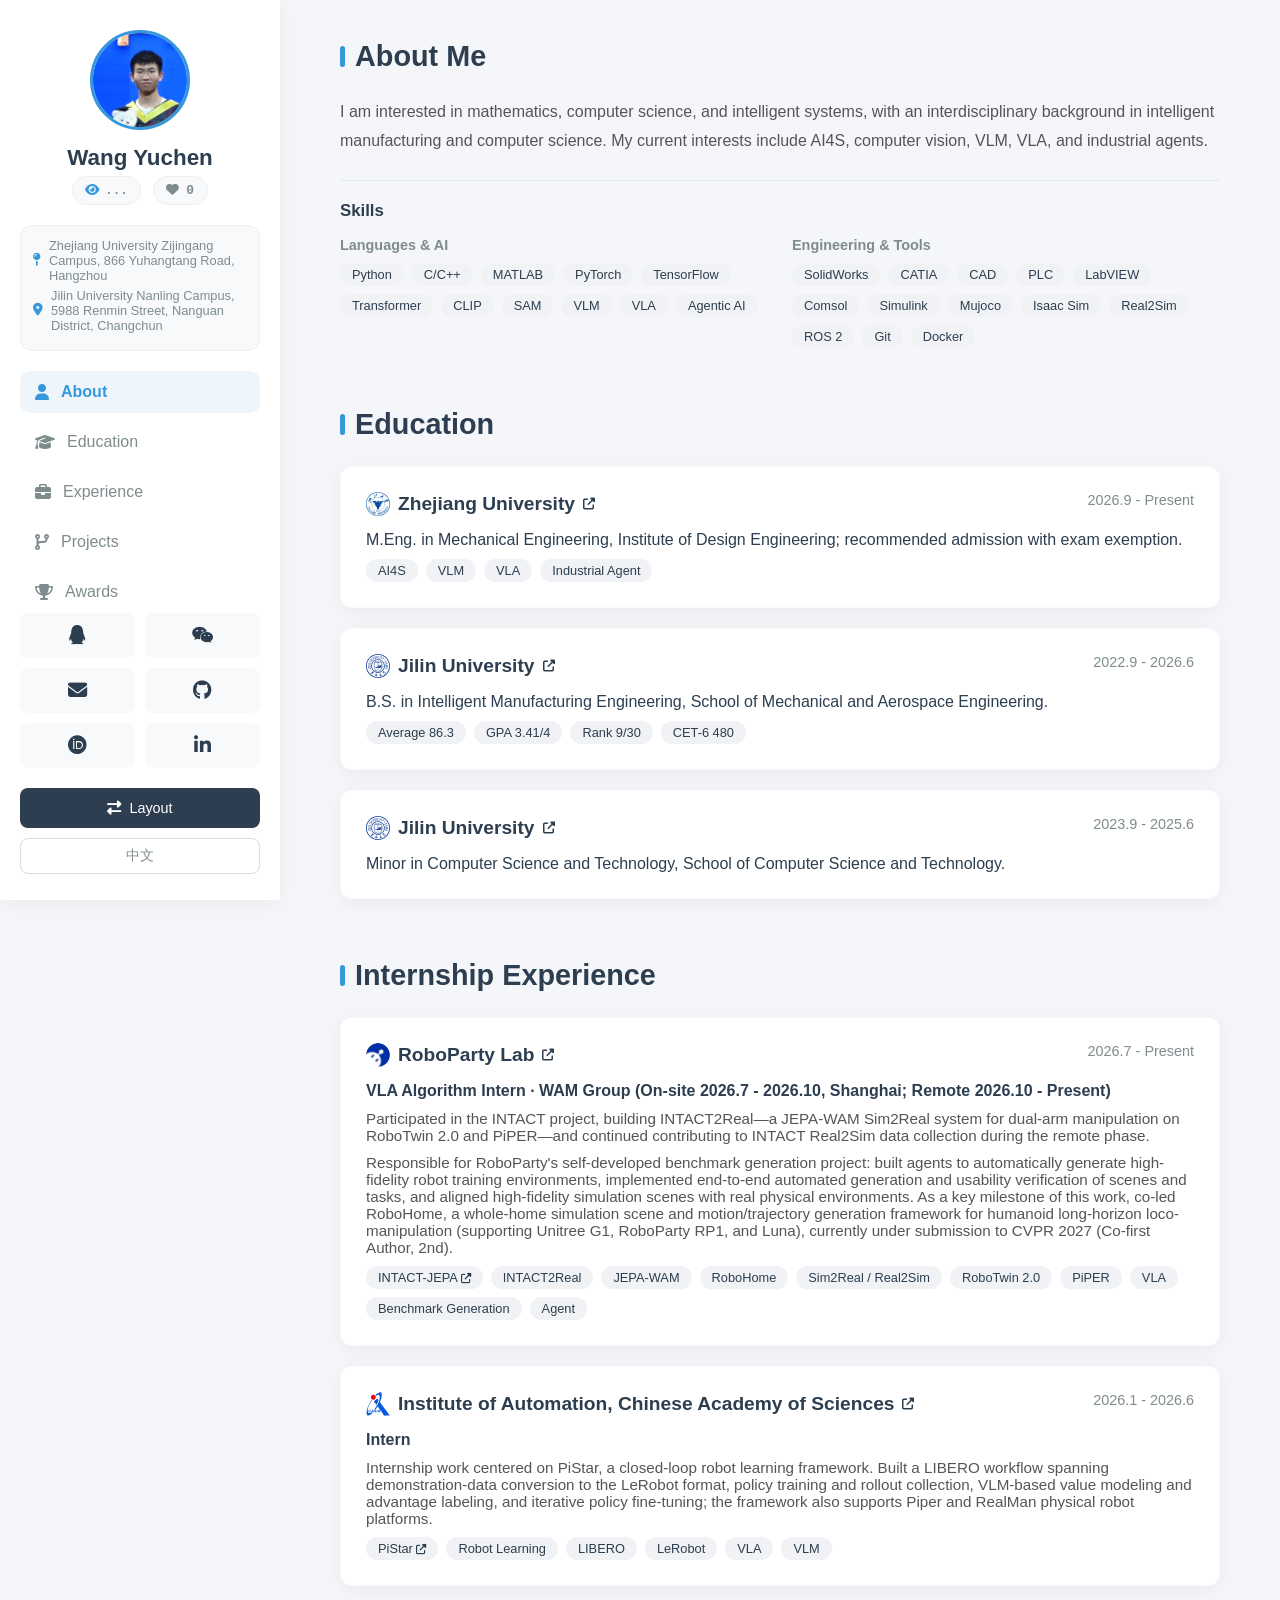
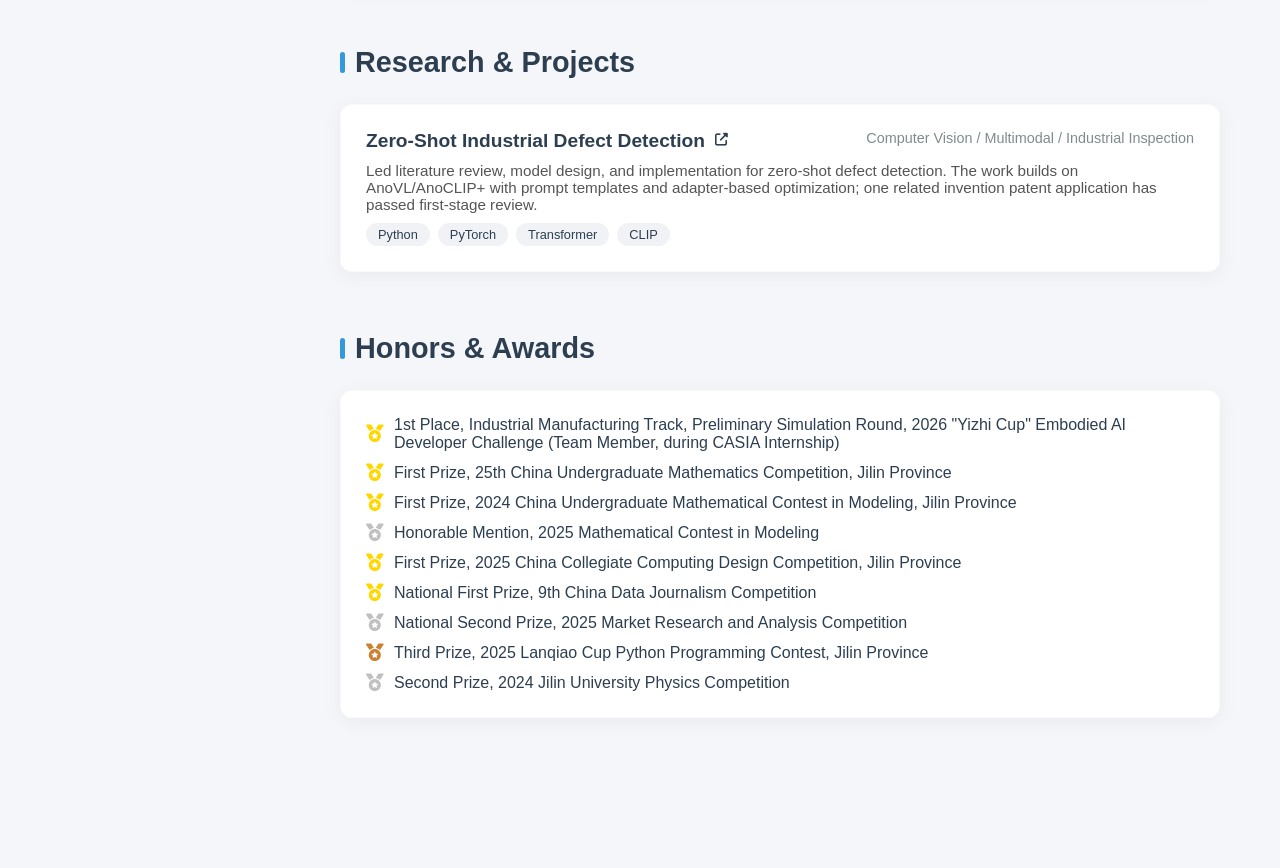
<file: index.html>
<!DOCTYPE html>
<html lang="en">
<head>
    <meta charset="UTF-8">
    <meta name="viewport" content="width=device-width, initial-scale=1.0, maximum-scale=1.0, user-scalable=no">
    <title>Wang Yuchen | Portfolio</title>
    <link rel="stylesheet" href="https://cdnjs.cloudflare.com/ajax/libs/font-awesome/6.4.0/css/all.min.css">
    <script async src="//busuanzi.ibruce.info/busuanzi/2.3/busuanzi.pure.mini.js"></script>
    
    <style>
        :root {
            --bg-color: #f4f6f9;
            --sidebar-bg: #ffffff;
            --text-main: #2c3e50;
            --text-sub: #7f8c8d;
            --accent-color: #3498db;
            --accent-light: #eef6fc;
            --like-color: #e74c3c;
            --shadow: 0 4px 20px rgba(0,0,0,0.05);
            --radius: 12px;
            --sidebar-width: 280px;
            --transition: all 0.4s cubic-bezier(0.25, 0.8, 0.25, 1);
        }

        * { box-sizing: border-box; margin: 0; padding: 0; }
        html { scroll-behavior: smooth; -webkit-tap-highlight-color: transparent; }
        body { 
            font-family: 'Inter', -apple-system, BlinkMacSystemFont, "Segoe UI", Roboto, sans-serif; 
            background: var(--bg-color); color: var(--text-main); 
            overflow-x: hidden; 
            overscroll-behavior-y: contain; /* 防止原生下拉冲突，使用自定义逻辑 */
        }
        a { text-decoration: none; color: inherit; }

        /* ================= 下拉刷新提示器 ================= */
        .ptr-element {
            position: fixed; top: 0; left: 0; width: 100%; height: 0;
            display: flex; align-items: center; justify-content: center;
            background: rgba(255,255,255,0.9); z-index: 9999;
            overflow: hidden; transition: height 0.3s;
            font-size: 0.9rem; color: var(--text-sub); box-shadow: 0 2px 10px rgba(0,0,0,0.05);
        }
        .ptr-icon { margin-right: 8px; transition: transform 0.3s; }
        .ptr-element.loading { height: 60px; }
        .ptr-element.loading .ptr-icon { animation: spin 1s linear infinite; }
        @keyframes spin { 100% { transform: rotate(360deg); } }

        /* ================= 布局容器 ================= */
        .container { display: flex; min-height: 100vh; transition: var(--transition); }
        
        /* ================= 侧边栏 ================= */
        .sidebar {
            width: var(--sidebar-width); background: var(--sidebar-bg); height: 100vh;
            position: fixed; left: 0; top: 0; padding: 30px 20px;
            display: flex; flex-direction: column; justify-content: space-between;
            box-shadow: var(--shadow); z-index: 2000; transition: var(--transition);
            transform: translateX(0); /* PC默认显示 */
            overflow-y: auto; overscroll-behavior-y: contain;
            -webkit-overflow-scrolling: touch;
        }

        /* 手机端遮罩层 */
        .sidebar-overlay {
            display: none; position: fixed; top: 0; left: 0; width: 100%; height: 100%;
            background: rgba(0,0,0,0.4); backdrop-filter: blur(4px);
            z-index: 1500; opacity: 0; transition: opacity 0.3s;
        }
        .sidebar.active ~ .sidebar-overlay { display: block; opacity: 1; }

        .sb-top { text-align: center; flex-shrink: 0; }
        .avatar { width: 100px; height: 100px; border-radius: 50%; background: #eee; margin: 0 auto 15px; overflow: hidden; border: 3px solid var(--accent-color); }
        .avatar img { width: 100%; height: 100%; object-fit: cover; transform: scale(4.5); transform-origin: 50% 52%; }
        .name { font-size: 1.4rem; font-weight: 700; margin-bottom: 5px; }
        
        /* 统计区域 */
        .stats-container { display: flex; justify-content: center; gap: 12px; margin-bottom: 20px; }
        .stat-box, .like-btn {
            display: flex; align-items: center; gap: 6px; font-size: 0.8rem; color: var(--text-sub);
            background: #f8f9fa; padding: 6px 12px; border-radius: 20px; border: 1px solid #eee;
            transition: all 0.3s;
        }
        .like-btn { cursor: pointer; outline: none; }
        .like-btn:hover { background: #fff; box-shadow: 0 2px 8px rgba(0,0,0,0.1); transform: translateY(-1px); }
        .like-btn:disabled { cursor: wait; opacity: 0.65; transform: none; }
        .like-btn.liked { background: #fff0f0; border-color: #ffdcdc; color: var(--like-color); }
        .like-btn.liked i { animation: heartBeat 0.4s ease-in-out forwards; }
        .stat-num { font-weight: 700; font-family: 'Courier New', monospace; min-width: 10px; }
        @keyframes heartBeat { 0% { transform: scale(1); } 50% { transform: scale(1.3); } 100% { transform: scale(1); } }

        .address-box { font-size: 0.8rem; color: var(--text-sub); margin-bottom: 20px; text-align: left; padding: 12px; background: #f8f9fa; border-radius: var(--radius); border: 1px solid #eee; }
        .address-item { display: flex; align-items: center; gap: 8px; margin-bottom: 5px; }
        .address-link { color: inherit; transition: color 0.2s; }
        .address-link:hover { color: var(--accent-color); text-decoration: underline; }

        .nav-links { display: flex; flex-direction: column; gap: 8px; width: 100%; }
        .nav-item { 
            padding: 12px 15px; border-radius: 10px; cursor: pointer; transition: all 0.2s; 
            font-weight: 500; display: flex; align-items: center; gap: 12px; color: var(--text-sub);
        }
        .nav-item:hover { background: #f8f9fa; color: var(--text-main); transform: translateX(5px); }
        .nav-item.active { background: var(--accent-light); color: var(--accent-color); font-weight: 600; }

        .sb-bottom { margin-top: auto; flex-shrink: 0; }
        .contact-grid { display: grid; grid-template-columns: 1fr 1fr; gap: 10px; margin-bottom: 20px; }
        .contact-btn { 
            height: 45px; display: flex; justify-content: center; align-items: center; 
            background: #f8f9fa; border-radius: 8px; transition: 0.3s; color: var(--text-main); font-size: 1.2rem;
        }
        .contact-btn:hover { background: var(--accent-color); color: #fff; transform: translateY(-2px); box-shadow: 0 4px 10px rgba(52, 152, 219, 0.3); }

        .toggle-btn-rect {
            width: 100%; padding: 12px; background: var(--text-main); color: #fff;
            border: none; border-radius: 8px; cursor: pointer; margin-bottom: 10px;
            font-size: 0.9rem; display: flex; justify-content: center; align-items: center; gap: 8px;
            transition: 0.3s;
        }
        .lang-btn {
            width: 100%; padding: 8px; border: 1px solid #ddd; background: transparent;
            border-radius: 8px; cursor: pointer; font-size: 0.85rem; color: var(--text-sub);
            transition: 0.3s;
        }
        .lang-btn:hover { border-color: var(--accent-color); color: var(--accent-color); }

        /* ================= 主内容 ================= */
        .main-content {
            margin-left: var(--sidebar-width); flex: 1; padding: 40px 60px;
            transition: var(--transition); max-width: 1200px;
        }

        .section { margin-bottom: 60px; scroll-margin-top: 100px; animation: fadeIn 0.6s ease-out; }
        .section-title { font-size: 1.8rem; font-weight: 700; margin-bottom: 25px; position: relative; padding-left: 15px; }
        .section-title::before { content: ''; position: absolute; left: 0; top: 6px; bottom: 6px; width: 5px; background: var(--accent-color); border-radius: 5px; }

        .card { background: #fff; padding: 25px; border-radius: var(--radius); box-shadow: var(--shadow); margin-bottom: 20px; border: 1px solid rgba(0,0,0,0.02); transition: transform 0.3s; }
        .card:hover { transform: translateY(-3px); box-shadow: 0 8px 30px rgba(0,0,0,0.08); }
        .card-header { display: flex; justify-content: space-between; align-items: flex-start; gap: 12px; margin-bottom: 10px; }
        .card-title { font-size: 1.2rem; font-weight: 600; min-width: 0; }
        .school-title { display: inline-flex; align-items: center; gap: 8px; min-width: 0; }
        .school-logo { width: 24px; height: 24px; object-fit: contain; flex: 0 0 auto; }
        .card-meta { font-size: 0.9rem; color: var(--text-sub); text-align: right; flex: 0 0 auto; }
        .tags { display: flex; flex-wrap: wrap; gap: 8px; margin-top: 10px; }
        .tag { padding: 4px 12px; background: #f0f2f5; color: var(--text-main); border-radius: 20px; font-size: 0.8rem; font-weight: 500; }

        .about-details { min-width: 0; }
        .about-summary { line-height: 1.8; color: #555; margin-bottom: 24px; }
        .about-skills { padding-top: 20px; border-top: 1px solid #e4e8ed; }
        .about-subtitle { font-size: 1.05rem; margin-bottom: 16px; }
        .about-skill-groups { display: grid; grid-template-columns: repeat(2, minmax(0, 1fr)); gap: 24px; }
        .about-skill-group h4 { font-size: 0.9rem; color: var(--text-sub); margin-bottom: 10px; }

        /* Top Nav Elements */
        .top-nav-bar { display: none; }
        .main-header-info { display: none; }
        .footer-contacts { display: none; }

        /* ================= Top Nav Mode ================= */
        body.layout-top-nav .sidebar { transform: translateX(-100%); }
        body.layout-top-nav .main-content { margin-left: 0; padding-top: 90px; max-width: 1000px; margin: 0 auto; }
        body.layout-top-nav .top-nav-bar {
            display: flex; justify-content: space-between; align-items: center;
            position: fixed; top: 0; left: 0; right: 0;
            height: 70px; background: rgba(255,255,255,0.90); backdrop-filter: blur(12px);
            box-shadow: var(--shadow); padding: 0 40px; z-index: 1000;
            animation: slideDown 0.4s ease;
        }
        body.layout-top-nav .top-menu { display: flex; gap: 25px; }
        body.layout-top-nav .top-actions { display: flex; gap: 15px; align-items: center; }
        body.layout-top-nav .main-header-info {
            display: flex; flex-wrap: wrap; gap: 20px; margin-bottom: 40px;
            background: #fff; padding: 25px; border-radius: var(--radius); box-shadow: var(--shadow);
            align-items: center; justify-content: space-between;
            animation: fadeIn 0.6s;
        }
        body.layout-top-nav .footer-contacts {
            display: grid; grid-template-columns: repeat(auto-fit, minmax(120px, 1fr)); gap: 20px; margin-top: 60px; padding-top: 30px; border-top: 1px solid #eee;
        }

        .mobile-toggle { display: none; position: fixed; top: 20px; right: 20px; z-index: 2100; background: var(--accent-color); color: #fff; border: none; padding: 10px; border-radius: 8px; cursor: pointer; }

        /* ================= Mobile Media Query ================= */
        @media (max-width: 768px) {
            .sidebar { transform: translateX(-100%); height: 100dvh; }
            .sidebar.active,
            body.layout-top-nav .sidebar.active { transform: translateX(0); }
            .main-content { margin-left: 0; padding: 20px; }
            .mobile-toggle { display: block; }
            .card-header { flex-wrap: wrap; }
            .card-meta { text-align: left; max-width: 100%; overflow-wrap: anywhere; }
            .about-skill-groups { grid-template-columns: 1fr; gap: 20px; }
            body.layout-top-nav .top-nav-bar { display: none; } 
        }

        @media (min-width: 769px) and (max-width: 1100px) {
            body.layout-top-nav .top-nav-bar { padding: 0 20px; }
            body.layout-top-nav .top-menu { gap: 8px; }
            body.layout-top-nav .top-menu .nav-item { padding: 10px 8px; font-size: 0.9rem; }
            body.layout-top-nav .top-actions { gap: 8px; }
        }

        @keyframes fadeIn { from { opacity: 0; transform: translateY(20px); } to { opacity: 1; transform: translateY(0); } }
        @keyframes slideDown { from { transform: translateY(-100%); } to { transform: translateY(0); } }

    </style>
</head>
<body>

    <div id="ptr" class="ptr-element">
        <i class="fas fa-sync-alt ptr-icon"></i> 
        <span id="ptr-text">Pull down to refresh</span>
    </div>

    <button class="mobile-toggle" onclick="toggleMobileMenu()"><i class="fas fa-bars"></i></button>

    <nav class="top-nav-bar">
        <div class="name" style="font-size: 1.2rem;">Wang Yuchen</div>
        <div class="top-menu">
            <a href="#about" class="nav-item" data-i18n="nav_about">About</a>
            <a href="#education" class="nav-item" data-i18n="nav_edu">Education</a>
            <a href="#experience" class="nav-item" data-i18n="nav_exp">Experience</a>
            <a href="#projects" class="nav-item" data-i18n="nav_proj">Projects</a>
            <a href="#awards" class="nav-item" data-i18n="nav_award">Awards</a>
        </div>
        <div class="top-actions">
            <button class="toggle-btn-rect" style="width: auto; margin:0;" onclick="toggleLayout()">
                <i class="fas fa-columns"></i>
            </button>
            <button class="lang-btn" style="width: auto; padding: 8px 15px;" onclick="toggleLang()">中文</button>
        </div>
    </nav>

    <div class="container">
        <aside class="sidebar">
            <div class="sb-top">
                <div class="avatar">
                    <img src="assets/YC_W.jpg" alt="Portrait of Wang Yuchen">
                </div>
                <div class="name" data-i18n="name">Wang Yuchen</div>
                
                <div class="stats-container">
                    <div class="stat-box">
                        <i class="fas fa-eye" style="color:var(--accent-color)"></i>
                        <span id="busuanzi_value_site_pv" class="stat-num">...</span>
                    </div>
                    <button class="like-btn" id="like-btn-sidebar" onclick="handleLike()">
                        <i class="fas fa-heart"></i>
                        <span id="like_count_sidebar" class="stat-num">0</span>
                    </button>
                    <span id="busuanzi_value_site_uv" style="display:none;"></span>
                </div>

                <div class="address-box">
                    <div class="address-item"><i class="fas fa-map-pin" style="color:var(--accent-color)"></i> <a class="address-link" href="https://www.google.com/maps/search/?api=1&query=Zhejiang%20University%20Zijingang%20Campus%2C%20866%20Yuhangtang%20Road%2C%20Hangzhou%2C%20China" target="_blank" rel="noopener noreferrer" data-i18n="addr2">Zhejiang University Zijingang Campus, 866 Yuhangtang Road, Hangzhou</a></div>
                    <div class="address-item"><i class="fas fa-map-marker-alt" style="color:var(--accent-color)"></i> <a class="address-link" href="https://www.google.com/maps/search/?api=1&query=Jilin%20University%20Nanling%20Campus%2C%205988%20Renmin%20Street%2C%20Nanguan%20District%2C%20Changchun%2C%20Jilin%2C%20China" target="_blank" rel="noopener noreferrer" data-i18n="addr1">Jilin University Nanling Campus, 5988 Renmin Street, Nanguan District, Changchun</a></div>
                </div>

                <nav class="nav-links">
                    <a href="#about" class="nav-item active" onclick="setActive(this); closeMobileMenu();"><i class="fas fa-user"></i> <span data-i18n="nav_about">About</span></a>
                    <a href="#education" class="nav-item" onclick="setActive(this); closeMobileMenu();"><i class="fas fa-graduation-cap"></i> <span data-i18n="nav_edu">Education</span></a>
                    <a href="#experience" class="nav-item" onclick="setActive(this); closeMobileMenu();"><i class="fas fa-briefcase"></i> <span data-i18n="nav_exp">Experience</span></a>
                    <a href="#projects" class="nav-item" onclick="setActive(this); closeMobileMenu();"><i class="fas fa-code-branch"></i> <span data-i18n="nav_proj">Projects</span></a>
                    <a href="#awards" class="nav-item" onclick="setActive(this); closeMobileMenu();"><i class="fas fa-trophy"></i> <span data-i18n="nav_award">Awards</span></a>
                </nav>
            </div>

            <div class="sb-bottom">
                <div class="contact-grid">
                    <a href="tencent://message/?uin=3407844687" class="contact-btn"><i class="fab fa-qq"></i></a>
                    <a href="#" class="contact-btn" onclick="showWeChat(event)"><i class="fab fa-weixin"></i></a>
                    <a href="mailto:16627863893@163.com" class="contact-btn"><i class="fas fa-envelope"></i></a>
                    <a href="https://github.com/Dreamlights001/" target="_blank" rel="noopener noreferrer" class="contact-btn"><i class="fab fa-github"></i></a>
                    <a href="https://orcid.org/0009-0001-4442-6068" target="_blank" rel="noopener noreferrer" class="contact-btn" aria-label="ORCID"><i class="fab fa-orcid"></i></a>
                    <a href="https://www.linkedin.com/in/%E5%AE%87%E7%90%9B-%E7%8E%8B-0a6aa6391/" target="_blank" rel="noopener noreferrer" class="contact-btn" aria-label="LinkedIn"><i class="fab fa-linkedin-in"></i></a>
                </div>
                <button class="toggle-btn-rect" onclick="toggleLayout()">
                    <i class="fas fa-exchange-alt"></i> <span data-i18n="switch_layout">Layout</span>
                </button>
                <button class="lang-btn" onclick="toggleLang()">中文</button>
            </div>
        </aside>
        <div class="sidebar-overlay" onclick="closeMobileMenu()"></div>

        <main class="main-content">
            <div class="main-header-info">
                <div>
                    <h2 data-i18n="name">Wang Yuchen</h2>
                    <div class="stats-container" style="justify-content: flex-start; margin-top:10px; margin-bottom:0;">
                        <div class="stat-box">
                            <i class="fas fa-eye" style="color:var(--accent-color)"></i>
                            <span id="sync_site_pv" class="stat-num">...</span>
                        </div>
                        <button class="like-btn" id="like-btn-top" onclick="handleLike()">
                            <i class="fas fa-heart"></i>
                            <span id="like_count_top" class="stat-num">0</span>
                        </button>
                    </div>
                </div>
                <div style="text-align: right; font-size: 0.9rem; color: #666;">
                    <div><i class="fas fa-map-pin"></i> <a class="address-link" href="https://www.google.com/maps/search/?api=1&query=Zhejiang%20University%20Zijingang%20Campus%2C%20866%20Yuhangtang%20Road%2C%20Hangzhou%2C%20China" target="_blank" rel="noopener noreferrer" data-i18n="addr2">Zhejiang University Zijingang Campus, 866 Yuhangtang Road, Hangzhou</a></div>
                    <div style="margin-top:5px;"><i class="fas fa-map-marker-alt"></i> <a class="address-link" href="https://www.google.com/maps/search/?api=1&query=Jilin%20University%20Nanling%20Campus%2C%205988%20Renmin%20Street%2C%20Nanguan%20District%2C%20Changchun%2C%20Jilin%2C%20China" target="_blank" rel="noopener noreferrer" data-i18n="addr1">Jilin University Nanling Campus, 5988 Renmin Street, Nanguan District, Changchun</a></div>
                </div>
            </div>

            <section id="about" class="section">
                <h2 class="section-title" data-i18n="about_title">About Me</h2>
                <div class="about-details">
                    <p class="about-summary" data-i18n="about_text">
                        I am interested in mathematics, computer science, and intelligent systems, with an interdisciplinary background in intelligent manufacturing and computer science. My current interests include AI4S, computer vision, VLM, VLA, and industrial agents.
                    </p>
                    <div class="about-skills">
                        <h3 class="about-subtitle" data-i18n="skill_title">Skills</h3>
                        <div class="about-skill-groups">
                            <div class="about-skill-group">
                                <h4 data-i18n="skill_group_1">Languages & AI</h4>
                                <div class="tags">
                                    <span class="tag">Python</span>
                                    <span class="tag">C/C++</span>
                                    <span class="tag">MATLAB</span>
                                    <span class="tag">PyTorch</span>
                                    <span class="tag">TensorFlow</span>
                                    <span class="tag">Transformer</span>
                                    <span class="tag">CLIP</span>
                                    <span class="tag">SAM</span>
                                    <span class="tag">VLM</span>
                                    <span class="tag">VLA</span>
                                    <span class="tag">Agentic AI</span>
                                </div>
                            </div>
                            <div class="about-skill-group">
                                <h4 data-i18n="skill_group_2">Engineering & Tools</h4>
                                <div class="tags">
                                    <span class="tag">SolidWorks</span>
                                    <span class="tag">CATIA</span>
                                    <span class="tag">CAD</span>
                                    <span class="tag">PLC</span>
                                    <span class="tag">LabVIEW</span>
                                    <span class="tag">Comsol</span>
                                    <span class="tag">Simulink</span>
                                    <span class="tag">Mujoco</span>
                                    <span class="tag">Isaac Sim</span>
                                    <span class="tag">Real2Sim</span>
                                    <span class="tag">ROS 2</span>
                                    <span class="tag">Git</span>
                                    <span class="tag">Docker</span>
                                </div>
                            </div>
                        </div>
                    </div>
                </div>
            </section>

            <section id="education" class="section">
                <h2 class="section-title" data-i18n="edu_title">Education</h2>
                <div class="card">
                    <div class="card-header">
                        <div class="card-title">
                            <a class="school-title" href="https://www.zju.edu.cn/" target="_blank" rel="noopener noreferrer">
                                <img class="school-logo" src="assets/zju-emblem.svg" alt="Zhejiang University logo" loading="lazy">
                                <span data-i18n="zju_name">Zhejiang University</span>
                                <i class="fas fa-external-link-alt" style="font-size:0.75rem;"></i>
                            </a>
                        </div>
                        <div class="card-meta">2026.9 - <span data-i18n="present">Present</span></div>
                    </div>
                    <p data-i18n="zju_degree">M.Eng. in Mechanical Engineering, Institute of Design Engineering; recommended admission with exam exemption.</p>
                    <div class="tags" style="margin-top:10px;">
                        <span class="tag">AI4S</span>
                        <span class="tag">VLM</span>
                        <span class="tag">VLA</span>
                        <span class="tag">Industrial Agent</span>
                    </div>
                </div>
                <div class="card">
                    <div class="card-header">
                        <div class="card-title">
                            <a class="school-title" href="https://www.jlu.edu.cn/" target="_blank" rel="noopener noreferrer">
                                <img class="school-logo" src="assets/jlu-emblem.svg" alt="Jilin University logo" loading="lazy">
                                <span data-i18n="uni_name">Jilin University</span>
                                <i class="fas fa-external-link-alt" style="font-size:0.75rem;"></i>
                            </a>
                        </div>
                        <div class="card-meta">2022.9 - 2026.6</div>
                    </div>
                    <p data-i18n="major_1">B.S. in Intelligent Manufacturing Engineering, School of Mechanical and Aerospace Engineering.</p>
                    <div class="tags" style="margin-top:10px;">
                        <span class="tag">Average 86.3</span>
                        <span class="tag">GPA 3.41/4</span>
                        <span class="tag">Rank 9/30</span>
                        <span class="tag">CET-6 480</span>
                    </div>
                </div>
                <div class="card">
                    <div class="card-header">
                        <div class="card-title">
                            <a class="school-title" href="https://www.jlu.edu.cn/" target="_blank" rel="noopener noreferrer">
                                <img class="school-logo" src="assets/jlu-emblem.svg" alt="Jilin University logo" loading="lazy">
                                <span data-i18n="uni_name">Jilin University</span>
                                <i class="fas fa-external-link-alt" style="font-size:0.75rem;"></i>
                            </a>
                        </div>
                        <div class="card-meta">2023.9 - 2025.6</div>
                    </div>
                    <p data-i18n="major_2">Minor in Computer Science and Technology, School of Computer Science and Technology.</p>
                </div>
            </section>

            <section id="experience" class="section">
                <h2 class="section-title" data-i18n="exp_title">Internship Experience</h2>
                <div class="card" id="roboparty-experience">
                    <div class="card-header">
                        <div class="card-title">
                            <a class="school-title" href="https://lab.roboparty.com/" target="_blank" rel="noopener noreferrer">
                                <img class="school-logo" src="assets/roboparty-logo.jpg" alt="RoboParty Lab logo" loading="lazy" style="border-radius: 50%;">
                                <span data-i18n="roboparty_name">RoboParty Lab</span>
                                <i class="fas fa-external-link-alt" style="font-size:0.75rem;"></i>
                            </a>
                        </div>
                        <div class="card-meta">2026.7 - <span data-i18n="present">Present</span></div>
                    </div>
                    <p style="font-weight:600; margin-bottom:10px;" data-i18n="roboparty_role">VLA Algorithm Intern · WAM Group (On-site 2026.7 - 2026.10, Shanghai; Remote 2026.10 - Present)</p>
                    <p style="font-size:0.95rem; color:#555; margin-bottom:10px;" data-i18n="roboparty_intact">Participated in the INTACT project, building INTACT2Real—a JEPA-WAM Sim2Real system for dual-arm manipulation on RoboTwin 2.0 and PiPER—and continued contributing to INTACT Real2Sim data collection during the remote phase.</p>
                    <p style="font-size:0.95rem; color:#555;" data-i18n="roboparty_generation">Responsible for RoboParty's self-developed benchmark generation project: built agents to automatically generate high-fidelity robot training environments, implemented end-to-end automated generation and usability verification of scenes and tasks, and aligned high-fidelity simulation scenes with real physical environments. As a key milestone of this work, co-led RoboHome, a whole-home simulation scene and motion/trajectory generation framework for humanoid long-horizon loco-manipulation (supporting Unitree G1, RoboParty RP1, and Luna), currently under submission to CVPR 2027 (Co-first Author, 2nd).</p>
                    <div class="tags">
                        <a class="tag" href="https://github.com/zju3dv/INTACT-JEPA" target="_blank" rel="noopener noreferrer">INTACT-JEPA <i class="fas fa-external-link-alt" style="font-size:0.65rem;"></i></a>
                        <span class="tag">INTACT2Real</span>
                        <span class="tag">JEPA-WAM</span>
                        <span class="tag">RoboHome</span>
                        <span class="tag">Sim2Real / Real2Sim</span>
                        <span class="tag">RoboTwin 2.0</span>
                        <span class="tag">PiPER</span>
                        <span class="tag">VLA</span>
                        <span class="tag">Benchmark Generation</span>
                        <span class="tag">Agent</span>
                    </div>
                </div>
                <div class="card">
                    <div class="card-header">
                        <div class="card-title">
                            <a class="school-title" href="https://ia.cas.cn/" target="_blank" rel="noopener noreferrer">
                                <img class="school-logo" src="assets/casia-emblem.svg" alt="CASIA logo" loading="lazy">
                                <span data-i18n="casia_name">Institute of Automation, Chinese Academy of Sciences</span>
                                <i class="fas fa-external-link-alt" style="font-size:0.75rem;"></i>
                            </a>
                        </div>
                        <div class="card-meta">2026.1 - 2026.6</div>
                    </div>
                    <p style="font-weight:600; margin-bottom:10px;" data-i18n="casia_role">Intern</p>
                    <p style="font-size:0.95rem; color:#555;" data-i18n="casia_desc">Internship work centered on PiStar, a closed-loop robot learning framework. Built a LIBERO workflow spanning demonstration-data conversion to the LeRobot format, policy training and rollout collection, VLM-based value modeling and advantage labeling, and iterative policy fine-tuning; the framework also supports Piper and RealMan physical robot platforms.</p>
                    <div class="tags">
                        <a class="tag" href="https://github.com/ybpy/pistar" target="_blank" rel="noopener noreferrer">PiStar <i class="fas fa-external-link-alt" style="font-size:0.65rem;"></i></a>
                        <span class="tag">Robot Learning</span>
                        <span class="tag">LIBERO</span>
                        <span class="tag">LeRobot</span>
                        <span class="tag">VLA</span>
                        <span class="tag">VLM</span>
                    </div>
                </div>
            </section>

            <section id="projects" class="section">
                <h2 class="section-title" data-i18n="proj_title">Research & Projects</h2>
                <div class="card">
                    <div class="card-header">
                        <div class="card-title">
                            <a href="https://github.com/Dreamlights001/myZSAD" target="_blank" rel="noopener noreferrer" style="display:flex; align-items:center; gap:10px;">
                                <span data-i18n="proj_1_name">Zero-Shot Industrial Defect Detection</span> <i class="fas fa-external-link-alt" style="font-size:0.8rem;"></i>
                            </a>
                        </div>
                        <div class="card-meta">Computer Vision / Multimodal / Industrial Inspection</div>
                    </div>
                    <p style="margin-bottom:10px; font-size:0.95rem; color:#555;" data-i18n="proj_1_desc">
                        Led literature review, model design, and implementation for zero-shot defect detection. The work builds on AnoVL/AnoCLIP+ with prompt templates and adapter-based optimization; one related invention patent application has passed first-stage review.
                    </p>
                    <div class="tags">
                        <span class="tag">Python</span>
                        <span class="tag">PyTorch</span>
                        <span class="tag">Transformer</span>
                        <span class="tag">CLIP</span>
                    </div>
                </div>
            </section>

            <section id="awards" class="section">
                <h2 class="section-title" data-i18n="award_title">Honors & Awards</h2>
                <div class="card">
                    <ul style="list-style: none; padding: 0;">
                        <li style="margin-bottom: 12px; display:flex; align-items:center; gap:10px;">
                            <i class="fas fa-medal" style="color: gold; font-size:1.1rem;"></i> <span data-i18n="award_0">1st Place, Industrial Manufacturing Track, Preliminary Simulation Round, 2026 "Yizhi Cup" Embodied AI Developer Challenge (Team Member, during CASIA Internship)</span>
                        </li>
                        <li style="margin-bottom: 12px; display:flex; align-items:center; gap:10px;">
                            <i class="fas fa-medal" style="color: gold; font-size:1.1rem;"></i> <span data-i18n="award_1">First Prize, 25th China Undergraduate Mathematics Competition, Jilin Province</span>
                        </li>
                        <li style="margin-bottom: 12px; display:flex; align-items:center; gap:10px;">
                            <i class="fas fa-medal" style="color: gold; font-size:1.1rem;"></i> <span data-i18n="award_2">First Prize, 2024 China Undergraduate Mathematical Contest in Modeling, Jilin Province</span>
                        </li>
                        <li style="margin-bottom: 12px; display:flex; align-items:center; gap:10px;">
                            <i class="fas fa-medal" style="color: silver; font-size:1.1rem;"></i> <span data-i18n="award_3">Honorable Mention, 2025 Mathematical Contest in Modeling</span>
                        </li>
                        <li style="margin-bottom: 12px; display:flex; align-items:center; gap:10px;">
                            <i class="fas fa-medal" style="color: gold; font-size:1.1rem;"></i> <span data-i18n="award_4">First Prize, 2025 China Collegiate Computing Design Competition, Jilin Province</span>
                        </li>
                        <li style="margin-bottom: 12px; display:flex; align-items:center; gap:10px;">
                            <i class="fas fa-medal" style="color: gold; font-size:1.1rem;"></i> <span data-i18n="award_5">National First Prize, 9th China Data Journalism Competition</span>
                        </li>
                        <li style="margin-bottom: 12px; display:flex; align-items:center; gap:10px;">
                            <i class="fas fa-medal" style="color: silver; font-size:1.1rem;"></i> <span data-i18n="award_6">National Second Prize, 2025 Market Research and Analysis Competition</span>
                        </li>
                        <li style="margin-bottom: 12px; display:flex; align-items:center; gap:10px;">
                            <i class="fas fa-medal" style="color: #cd7f32; font-size:1.1rem;"></i> <span data-i18n="award_7">Third Prize, 2025 Lanqiao Cup Python Programming Contest, Jilin Province</span>
                        </li>
                        <li style="display:flex; align-items:center; gap:10px;">
                            <i class="fas fa-medal" style="color: silver; font-size:1.1rem;"></i> <span data-i18n="award_8">Second Prize, 2024 Jilin University Physics Competition</span>
                        </li>
                    </ul>
                </div>
            </section>

            <div class="footer-contacts">
                <a href="tencent://message/?uin=3407844687" class="contact-btn"><i class="fab fa-qq"></i> <span style="margin-left:8px;">QQ</span></a>
                <a href="#" onclick="showWeChat(event)" class="contact-btn"><i class="fab fa-weixin"></i> <span style="margin-left:8px;">WeChat</span></a>
                <a href="mailto:16627863893@163.com" class="contact-btn"><i class="fas fa-envelope"></i> <span style="margin-left:8px;">Email</span></a>
                <a href="https://github.com/Dreamlights001/" target="_blank" rel="noopener noreferrer" class="contact-btn"><i class="fab fa-github"></i> <span style="margin-left:8px;">GitHub</span></a>
                <a href="https://orcid.org/0009-0001-4442-6068" target="_blank" rel="noopener noreferrer" class="contact-btn"><i class="fab fa-orcid"></i> <span style="margin-left:8px;">ORCID</span></a>
                <a href="https://www.linkedin.com/in/%E5%AE%87%E7%90%9B-%E7%8E%8B-0a6aa6391/" target="_blank" rel="noopener noreferrer" class="contact-btn"><i class="fab fa-linkedin-in"></i> <span style="margin-left:8px;">LinkedIn</span></a>
            </div>
            <div style="height: 50px;"></div>
        </main>
    </div>

    <script>
        const i18n = {
            zh: {
                name: "王宇琛", addr1: "长春市南关区人民大街5988号吉林大学南岭校区", addr2: "杭州市余杭塘路866号浙江大学紫金港校区",
                nav_about: "个人简介", nav_edu: "教育背景", nav_exp: "实习经历", nav_proj: "科研项目", nav_award: "荣誉奖项",
                switch_layout: "切换布局", about_title: "个人评价",
                about_text: "对数学、计算机科学及智能领域感兴趣，具备智能制造工程与计算机科学交叉背景。当前关注 AI4S、计算机视觉、VLM、VLA 与工业 Agent。",
                edu_title: "教育经历", zju_name: "浙江大学", zju_degree: "机械工程硕士，设计工程所；推免攻读硕士。", uni_name: "吉林大学", present: "至今",
                major_1: "智能制造工程（本科主修）| 机械与航空航天工程学院", major_2: "计算机科学与技术（本科辅修）| 计算机科学与技术学院",
                exp_title: "实习经历",
                roboparty_name: "RoboParty Lab", roboparty_role: "VLA 算法实习生 · WAM 组（2026.7 - 2026.10 上海现场办公；2026.10 - 至今 远程办公）",
                roboparty_intact: "参与 INTACT 项目，在 RoboTwin 2.0 与 PiPER 平台上构建了面向双臂操作的 JEPA-WAM Sim2Real 系统（INTACT2Real），并在转线上实习后持续参与 INTACT Real2Sim 数据采集工作。",
                roboparty_generation: "负责 RoboParty 自研基准（Benchmark）生成项目，构建自动生成高保真机器人训练场的 Agent，实现场景与任务的端到端自动生成及可用性验证，并确保高保真仿真场景与真实物理场景的一致性。作为该方向的核心进展，共同主导了面向人形机器人长程移动操作的全屋仿真场景与动作/轨迹生成框架 RoboHome（支持 Unitree G1、RoboParty RP1 与 Luna 等平台），相关论文已投稿 CVPR 2027（共同第一作者，第二）。",
                casia_name: "中国科学院自动化研究所", casia_role: "实习生", casia_desc: "实习工作围绕闭环机器人学习框架 PiStar 展开：在 LIBERO 仿真环境中完成示范数据的 LeRobot 格式转换、策略训练与 rollout 数据采集、基于 VLM 的价值建模与优势标注，以及策略迭代微调；框架同时支持 Piper 与 RealMan 等真实机器人平台。",
                proj_title: "科研与项目",
                proj_1_name: "基于零样本的工业瑕疵检测", proj_1_desc: "负责文献检索、模型设计与代码实现，围绕小样本、多品类瑕疵检测开展零样本学习与多模态融合研究；基于 AnoVL/AnoCLIP+ 进行提示词模板与适配器优化，相关发明专利在投并已通过第一阶段审查。",
                award_title: "获奖荣誉", award_0: "2026“亦智杯”具身智能开发者挑战赛初赛（仿真赛）工业制造赛道第一名（团队成员，中科院自动化所实习期间）", award_1: "第25届中国大学生数学竞赛吉林省一等奖", award_2: "2024届中国大学生数学建模竞赛吉林省一等奖",
                award_3: "2025美国大学生数学建模竞赛H奖", award_4: "2025高校计算机设计大赛吉林省一等奖", award_5: "第九届中国数据新闻大赛全国一等奖",
                award_6: "2025全国大学生市场调查与分析大赛全国二等奖", award_7: "2025蓝桥杯Python程序设计软件赛吉林省三等奖", award_8: "2024吉林大学大学生物理竞赛校二等奖",
                skill_title: "技术栈", skill_group_1: "编程与 AI", skill_group_2: "工程与工具"
            },
            en: {
                name: "Wang Yuchen", addr1: "Jilin University Nanling Campus, 5988 Renmin Street, Nanguan District, Changchun", addr2: "Zhejiang University Zijingang Campus, 866 Yuhangtang Road, Hangzhou",
                nav_about: "About", nav_edu: "Education", nav_exp: "Experience", nav_proj: "Projects", nav_award: "Awards",
                switch_layout: "Layout", about_title: "About Me",
                about_text: "I am interested in mathematics, computer science, and intelligent systems, with an interdisciplinary background in intelligent manufacturing and computer science. My current interests include AI4S, computer vision, VLM, VLA, and industrial agents.",
                edu_title: "Education", zju_name: "Zhejiang University", zju_degree: "M.Eng. in Mechanical Engineering, Institute of Design Engineering; recommended admission with exam exemption.", uni_name: "Jilin University", present: "Present",
                major_1: "B.S. in Intelligent Manufacturing Engineering, School of Mechanical and Aerospace Engineering.", major_2: "Minor in Computer Science and Technology, School of Computer Science and Technology.",
                exp_title: "Internship Experience",
                roboparty_name: "RoboParty Lab", roboparty_role: "VLA Algorithm Intern · WAM Group (On-site 2026.7 - 2026.10, Shanghai; Remote 2026.10 - Present)",
                roboparty_intact: "Participated in the INTACT project, building INTACT2Real—a JEPA-WAM Sim2Real system for dual-arm manipulation on RoboTwin 2.0 and PiPER—and continued contributing to INTACT Real2Sim data collection during the remote phase.",
                roboparty_generation: "Responsible for RoboParty's self-developed benchmark generation project: built agents to automatically generate high-fidelity robot training environments, implemented end-to-end automated generation and usability verification of scenes and tasks, and aligned high-fidelity simulation scenes with real physical environments. As a key milestone of this work, co-led RoboHome, a whole-home simulation scene and motion/trajectory generation framework for humanoid long-horizon loco-manipulation (supporting Unitree G1, RoboParty RP1, and Luna), currently under submission to CVPR 2027 (Co-first Author, 2nd).",
                casia_name: "Institute of Automation, Chinese Academy of Sciences", casia_role: "Intern", casia_desc: "Internship work centered on PiStar, a closed-loop robot learning framework. Built a LIBERO workflow spanning demonstration-data conversion to the LeRobot format, policy training and rollout collection, VLM-based value modeling and advantage labeling, and iterative policy fine-tuning; the framework also supports Piper and RealMan physical robot platforms.",
                proj_title: "Research & Projects", proj_1_name: "Zero-Shot Industrial Defect Detection", proj_1_desc: "Led literature review, model design, and implementation for zero-shot defect detection. The work builds on AnoVL/AnoCLIP+ with prompt templates and adapter-based optimization; one related invention patent application has passed first-stage review.",
                award_title: "Honors & Awards", award_0: "1st Place, Industrial Manufacturing Track, Preliminary Simulation Round, 2026 \"Yizhi Cup\" Embodied AI Developer Challenge (Team Member, during CASIA Internship)", award_1: "First Prize, 25th China Undergraduate Mathematics Competition, Jilin Province", award_2: "First Prize, 2024 China Undergraduate Mathematical Contest in Modeling, Jilin Province",
                award_3: "Honorable Mention, 2025 Mathematical Contest in Modeling", award_4: "First Prize, 2025 China Collegiate Computing Design Competition, Jilin Province", award_5: "National First Prize, 9th China Data Journalism Competition",
                award_6: "National Second Prize, 2025 Market Research and Analysis Competition", award_7: "Third Prize, 2025 Lanqiao Cup Python Programming Contest, Jilin Province", award_8: "Second Prize, 2024 Jilin University Physics Competition",
                skill_title: "Skills", skill_group_1: "Languages & AI", skill_group_2: "Engineering & Tools"
            }
        };

        let currentLang = 'en';

        function setActive(element) {
            document.querySelectorAll('.nav-item').forEach(el => el.classList.remove('active'));
            element.classList.add('active');
        }

        function toggleLayout() {
            document.body.classList.toggle('layout-top-nav');
            syncBusuanziData();
        }

        function toggleLang() {
            currentLang = currentLang === 'zh' ? 'en' : 'zh';
            updateContent();
        }

        function showWeChat(event) {
            event.preventDefault();
            alert('WeChat ID: DreamLights001');
        }

        function updateContent() {
            document.querySelectorAll('[data-i18n]').forEach(el => {
                const key = el.getAttribute('data-i18n');
                if (i18n[currentLang][key]) el.innerText = i18n[currentLang][key];
            });
            document.documentElement.lang = currentLang === 'zh' ? 'zh-CN' : 'en';
            document.querySelectorAll('.lang-btn').forEach(btn => {
                btn.innerText = currentLang === 'zh' ? 'EN' : '中文';
            });
        }

        function toggleMobileMenu() {
            document.querySelector('.sidebar').classList.toggle('active');
        }

        function closeMobileMenu() {
            document.querySelector('.sidebar').classList.remove('active');
        }

        // ================= 侧边栏手势关闭逻辑 (Swipe Left) =================
        const sidebar = document.querySelector('.sidebar');
        let touchStartX = 0;
        let touchStartY = 0;
        let touchEndX = 0;
        let touchEndY = 0;

        sidebar.addEventListener('touchstart', e => {
            touchStartX = e.changedTouches[0].screenX;
            touchStartY = e.changedTouches[0].screenY;
        }, {passive: true});

        sidebar.addEventListener('touchend', e => {
            touchEndX = e.changedTouches[0].screenX;
            touchEndY = e.changedTouches[0].screenY;
            handleSwipe();
        }, {passive: true});

        function handleSwipe() {
            const horizontalDistance = touchStartX - touchEndX;
            const verticalDistance = Math.abs(touchStartY - touchEndY);

            // 仅在明确的向左滑动时关闭，避免与纵向滚动冲突。
            if (horizontalDistance > 50 && horizontalDistance > verticalDistance && sidebar.classList.contains('active')) {
                closeMobileMenu();
            }
        }

        // ================= 下拉刷新逻辑 (Pull to Refresh) =================
        let pStart = {x: 0, y:0};
        let pCurrent = {x: 0, y:0};
        let isLoading = false;
        let isPullGesture = false;
        const ptrElement = document.getElementById('ptr');
        const ptrText = document.getElementById('ptr-text');
        const ptrIcon = document.querySelector('.ptr-icon');

        function resetPullGesture() {
            isPullGesture = false;
            pStart = {x: 0, y:0};
            pCurrent = {x: 0, y:0};
            ptrElement.style.height = '0px';
            ptrElement.style.opacity = '0';
            ptrIcon.style.transform = '';
        }
        
        // 只有当页面在顶部时才监听
        document.addEventListener('touchstart', e => {
            isPullGesture = window.scrollY === 0 && !isLoading && !sidebar.classList.contains('active') && !sidebar.contains(e.target);
            if (!isPullGesture) return;

            pStart.x = e.touches[0].screenX;
            pStart.y = e.touches[0].screenY;
            pCurrent = {...pStart};
        }, {passive: false});

        document.addEventListener('touchmove', e => {
            if (isPullGesture && !isLoading) {
                pCurrent.x = e.touches[0].screenX;
                pCurrent.y = e.touches[0].screenY;
                
                const diffY = pCurrent.y - pStart.y;
                const diffX = Math.abs(pCurrent.x - pStart.x);
                
                // 仅处理纵向下拉，避免水平手势误触发。
                if (diffY > 0 && diffY > diffX) {
                    // 阻止默认下拉行为（仅在下拉时）
                    // e.preventDefault(); // 视情况开启，部分浏览器开启会影响滚动
                    
                    // 增加阻尼效果
                    const translateY = Math.min(diffY / 2.5, 80); 
                    
                    ptrElement.style.height = translateY + 'px';
                    ptrElement.style.opacity = Math.min(translateY / 40, 1);
                    ptrIcon.style.transform = `rotate(${translateY * 3}deg)`;
                    
                    if (translateY > 60) {
                        ptrText.innerText = "Release to Refresh";
                    } else {
                        ptrText.innerText = "Pull down to refresh";
                    }
                }
            }
        }, {passive: false});

        document.addEventListener('touchend', e => {
            if (isPullGesture && !isLoading) {
                const diffY = pCurrent.y - pStart.y;
                isPullGesture = false;
                // 触发刷新阈值
                if (diffY > 150) { // 实际拉动距离
                    isLoading = true;
                    ptrElement.style.height = '60px';
                    ptrElement.classList.add('loading');
                    ptrText.innerText = "Loading...";
                    
                    // 模拟网络请求然后刷新
                    setTimeout(() => {
                        location.reload();
                    }, 800);
                } else {
                    // 回弹
                    resetPullGesture();
                }
            }
        }, {passive: true});

        document.addEventListener('touchcancel', resetPullGesture, {passive: true});


        // ================= 数据同步与点赞 =================
        function syncBusuanziData() {
            const sourcePV = document.getElementById('busuanzi_value_site_pv');
            const targetPV = document.getElementById('sync_site_pv');

            if(sourcePV && targetPV) targetPV.innerText = sourcePV.innerText;
        }

        const observer = new MutationObserver(syncBusuanziData);
        const config = { childList: true, subtree: true, characterData: true };
        const observeTargets = [
            document.getElementById('busuanzi_value_site_pv')
        ];
        
        observeTargets.forEach(target => {
            if(target) observer.observe(target, config);
        });

        const ABACUS_BASE = 'https://abacus.jasoncameron.dev';
        const ABACUS_NS = 'dreamlights001-github-io';
        const ABACUS_KEY = 'resume-likes';
        const FALLBACK_API_BASE = 'https://likes.dreamlights.us.ci';
        const LIKE_CACHE_KEY = 'resume_like_count';
        const LIKE_FLAG_KEY = 'resume_has_liked';
        let hasLiked = false;
        let likeRequestPending = false;

        function parseLikeValue(data) {
            const count = Number(data && data.value);
            if (!Number.isFinite(count) || count < 0) {
                throw new Error('Invalid like count response');
            }
            return count;
        }

        function requestLikeJsonp(base, path, timeoutMs = 8000) {
            return new Promise((resolve, reject) => {
                const cbName = `__likeCb_${Date.now()}_${Math.random().toString(36).slice(2, 8)}`;
                const script = document.createElement('script');
                let settled = false;

                function cleanup() {
                    clearTimeout(timer);
                    try { delete window[cbName]; } catch (e) { window[cbName] = undefined; }
                    if (script.parentNode) script.parentNode.removeChild(script);
                }

                const timer = setTimeout(() => {
                    if (settled) return;
                    settled = true;
                    cleanup();
                    reject(new Error('JSONP timeout'));
                }, timeoutMs);

                window[cbName] = data => {
                    if (settled) return;
                    settled = true;
                    cleanup();
                    try {
                        resolve(parseLikeValue(data));
                    } catch (err) {
                        reject(err);
                    }
                };

                script.onerror = () => {
                    if (settled) return;
                    settled = true;
                    cleanup();
                    reject(new Error('JSONP network error'));
                };

                script.src = `${base}${path}?callback=${cbName}&t=${Date.now()}`;
                script.async = true;
                document.head.appendChild(script);
            });
        }

        async function fetchJsonWithTimeout(url, method = 'GET', timeoutMs = 8000, allow404AsZero = false) {
            const controller = typeof AbortController !== 'undefined' ? new AbortController() : null;
            const timer = controller ? setTimeout(() => controller.abort(), timeoutMs) : null;
            try {
                const resp = await fetch(url, {
                    method,
                    mode: 'cors',
                    signal: controller ? controller.signal : undefined
                });
                if (allow404AsZero && resp.status === 404) return 0;
                if (!resp.ok) throw new Error(`HTTP ${resp.status}`);
                return parseLikeValue(await resp.json());
            } finally {
                if (timer) clearTimeout(timer);
            }
        }

        async function fetchLikeCount() {
            const abacusUrl = `${ABACUS_BASE}/get/${ABACUS_NS}/${ABACUS_KEY}?t=${Date.now()}`;
            try {
                return await fetchJsonWithTimeout(abacusUrl, 'GET', 8000, true);
            } catch (primaryErr) {
                try {
                    return await fetchJsonWithTimeout(`${FALLBACK_API_BASE}/likes?t=${Date.now()}`, 'GET', 8000);
                } catch (fallbackErr) {
                    return await requestLikeJsonp(FALLBACK_API_BASE, '/likes');
                }
            }
        }

        async function incrementLikeCount() {
            const abacusUrl = `${ABACUS_BASE}/hit/${ABACUS_NS}/${ABACUS_KEY}?t=${Date.now()}`;
            try {
                const count = await fetchJsonWithTimeout(abacusUrl, 'GET', 8000);
                fetchJsonWithTimeout(`${FALLBACK_API_BASE}/likes/up?t=${Date.now()}`, 'POST', 4000).catch(() => {});
                return count;
            } catch (primaryErr) {
                try {
                    return await fetchJsonWithTimeout(`${FALLBACK_API_BASE}/likes/up?t=${Date.now()}`, 'GET', 8000);
                } catch (fallbackErr) {
                    return await requestLikeJsonp(FALLBACK_API_BASE, '/likes/up');
                }
            }
        }

        function getCachedLikeCount() {
            const parsed = parseInt(localStorage.getItem(LIKE_CACHE_KEY), 10);
            return Number.isFinite(parsed) && parsed >= 0 ? parsed : 0;
        }

        function cacheLikeCount(count) {
            localStorage.setItem(LIKE_CACHE_KEY, String(count));
        }

        function syncLikeCount(count = getCachedLikeCount()) {
            ['like_count_sidebar', 'like_count_top'].forEach(id => {
                const span = document.getElementById(id);
                if (span) span.innerText = String(count);
            });
        }

        function setLikeButtonsDisabled(isDisabled) {
            [document.getElementById('like-btn-sidebar'), document.getElementById('like-btn-top')].forEach(btn => {
                if (btn) btn.disabled = isDisabled;
            });
        }

        function setLikedState(isLiked) {
            [document.getElementById('like-btn-sidebar'), document.getElementById('like-btn-top')].forEach(btn => {
                if (!btn) return;
                btn.classList.toggle('liked', isLiked);
                btn.querySelector('i').className = "fas fa-heart";
            });
        }

        function initLikes() {
            hasLiked = localStorage.getItem(LIKE_FLAG_KEY) === 'true';
            syncLikeCount(getCachedLikeCount());
            setLikedState(hasLiked);

            fetchLikeCount()
                .then(count => {
                    cacheLikeCount(count);
                    syncLikeCount(count);
                })
                .catch(error => {
                    console.error('Error loading like count:', error);
                });
        }

        function handleLike() {
            if (hasLiked) {
                alert(currentLang === 'zh' ? "您已经点过赞了，谢谢！" : "You already liked this page, thanks!");
                return;
            }

            if (likeRequestPending) return;

            likeRequestPending = true;
            setLikeButtonsDisabled(true);

            incrementLikeCount()
                .then(count => {
                    hasLiked = true;
                    localStorage.setItem(LIKE_FLAG_KEY, 'true');
                    cacheLikeCount(count);
                    syncLikeCount(count);
                    setLikedState(true);
                })
                .catch(error => {
                    console.error('Error updating like count:', error);
                    const detail = error && error.message ? ` (${error.message})` : '';
                    alert(currentLang === 'zh' ? `点赞失败${detail}，请稍后再试。` : `Failed to like${detail}. Please try again later.`);
                })
                .finally(() => {
                    likeRequestPending = false;
                    setLikeButtonsDisabled(false);
                });
        }

        function bootPage() {
            updateContent();
            initLikes();
            setTimeout(syncBusuanziData, 1000);
        }

        if (document.readyState === 'loading') {
            document.addEventListener('DOMContentLoaded', bootPage);
        } else {
            bootPage();
        }
        window.addEventListener('load', () => {
            syncBusuanziData();
        });
    </script>
</body>
</html>
</file>
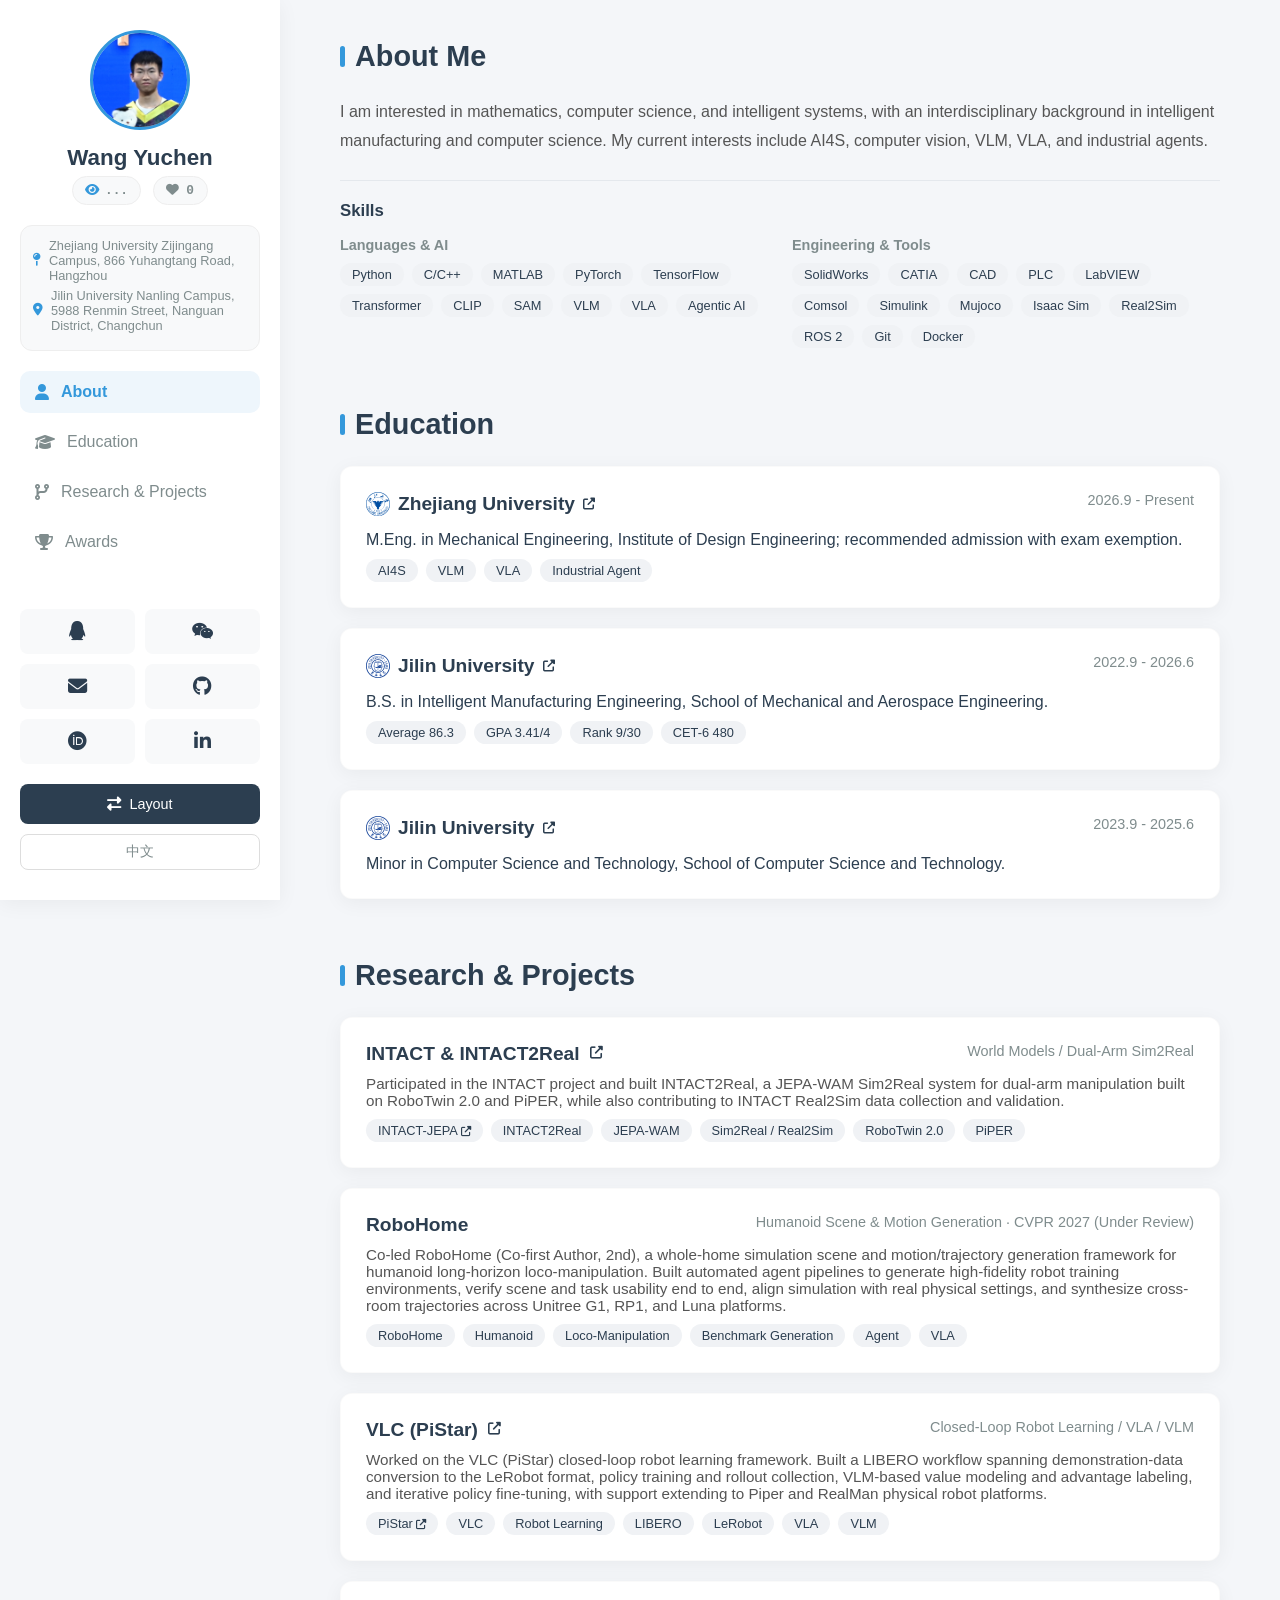
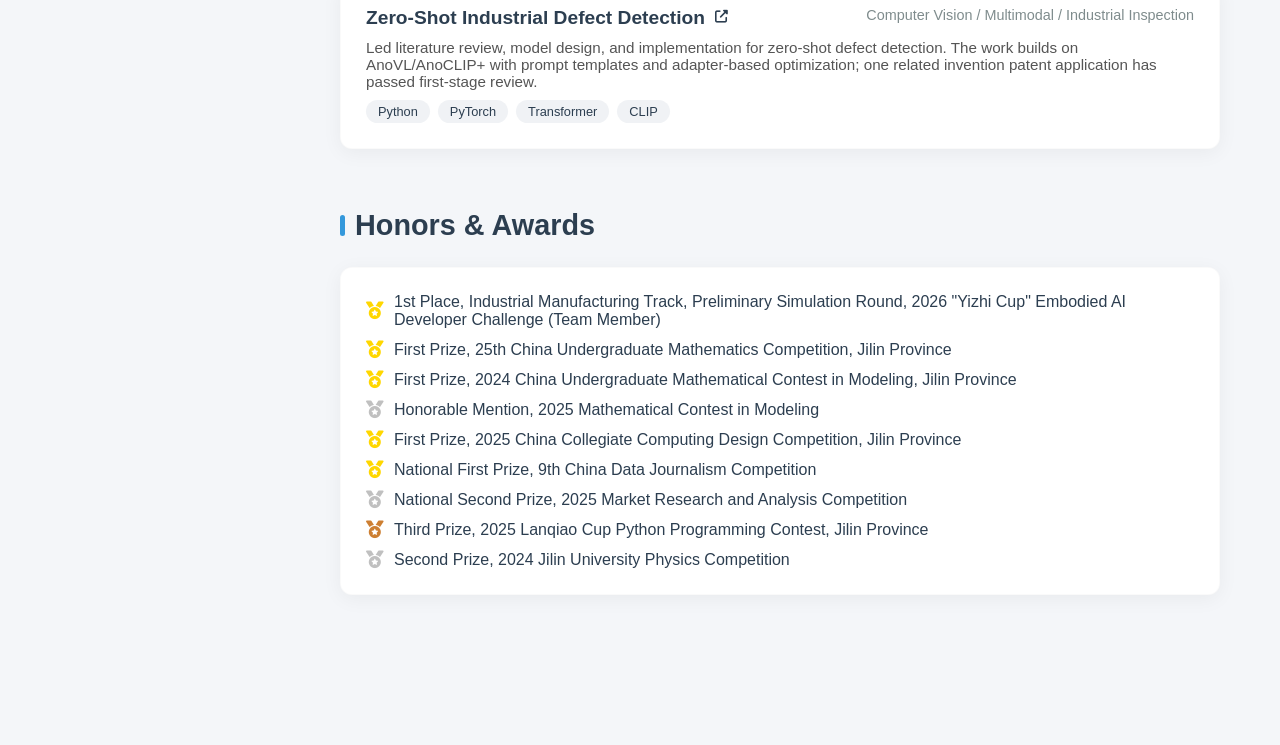
<file: ZJU/index.html>
<!DOCTYPE html>
<html lang="en">
<head>
    <meta charset="UTF-8">
    <meta name="viewport" content="width=device-width, initial-scale=1.0, maximum-scale=1.0, user-scalable=no">
    <meta name="robots" content="noindex, nofollow">
    <title>Wang Yuchen | Portfolio</title>
    <link rel="stylesheet" href="https://cdnjs.cloudflare.com/ajax/libs/font-awesome/6.4.0/css/all.min.css">
    <script async src="//busuanzi.ibruce.info/busuanzi/2.3/busuanzi.pure.mini.js"></script>
    
    <style>
        :root {
            --bg-color: #f4f6f9;
            --sidebar-bg: #ffffff;
            --text-main: #2c3e50;
            --text-sub: #7f8c8d;
            --accent-color: #3498db;
            --accent-light: #eef6fc;
            --like-color: #e74c3c;
            --shadow: 0 4px 20px rgba(0,0,0,0.05);
            --radius: 12px;
            --sidebar-width: 280px;
            --transition: all 0.4s cubic-bezier(0.25, 0.8, 0.25, 1);
        }

        * { box-sizing: border-box; margin: 0; padding: 0; }
        html { scroll-behavior: smooth; -webkit-tap-highlight-color: transparent; }
        body { 
            font-family: 'Inter', -apple-system, BlinkMacSystemFont, "Segoe UI", Roboto, sans-serif; 
            background: var(--bg-color); color: var(--text-main); 
            overflow-x: hidden; 
            overscroll-behavior-y: contain; /* 防止原生下拉冲突，使用自定义逻辑 */
        }
        a { text-decoration: none; color: inherit; }

        /* ================= 下拉刷新提示器 ================= */
        .ptr-element {
            position: fixed; top: 0; left: 0; width: 100%; height: 0;
            display: flex; align-items: center; justify-content: center;
            background: rgba(255,255,255,0.9); z-index: 9999;
            overflow: hidden; transition: height 0.3s;
            font-size: 0.9rem; color: var(--text-sub); box-shadow: 0 2px 10px rgba(0,0,0,0.05);
        }
        .ptr-icon { margin-right: 8px; transition: transform 0.3s; }
        .ptr-element.loading { height: 60px; }
        .ptr-element.loading .ptr-icon { animation: spin 1s linear infinite; }
        @keyframes spin { 100% { transform: rotate(360deg); } }

        /* ================= 布局容器 ================= */
        .container { display: flex; min-height: 100vh; transition: var(--transition); }
        
        /* ================= 侧边栏 ================= */
        .sidebar {
            width: var(--sidebar-width); background: var(--sidebar-bg); height: 100vh;
            position: fixed; left: 0; top: 0; padding: 30px 20px;
            display: flex; flex-direction: column; justify-content: space-between;
            box-shadow: var(--shadow); z-index: 2000; transition: var(--transition);
            transform: translateX(0); /* PC默认显示 */
            overflow-y: auto; overscroll-behavior-y: contain;
            -webkit-overflow-scrolling: touch;
        }

        /* 手机端遮罩层 */
        .sidebar-overlay {
            display: none; position: fixed; top: 0; left: 0; width: 100%; height: 100%;
            background: rgba(0,0,0,0.4); backdrop-filter: blur(4px);
            z-index: 1500; opacity: 0; transition: opacity 0.3s;
        }
        .sidebar.active ~ .sidebar-overlay { display: block; opacity: 1; }

        .sb-top { text-align: center; flex-shrink: 0; }
        .avatar { width: 100px; height: 100px; border-radius: 50%; background: #eee; margin: 0 auto 15px; overflow: hidden; border: 3px solid var(--accent-color); }
        .avatar img { width: 100%; height: 100%; object-fit: cover; transform: scale(4.5); transform-origin: 50% 52%; }
        .name { font-size: 1.4rem; font-weight: 700; margin-bottom: 5px; }
        
        /* 统计区域 */
        .stats-container { display: flex; justify-content: center; gap: 12px; margin-bottom: 20px; }
        .stat-box, .like-btn {
            display: flex; align-items: center; gap: 6px; font-size: 0.8rem; color: var(--text-sub);
            background: #f8f9fa; padding: 6px 12px; border-radius: 20px; border: 1px solid #eee;
            transition: all 0.3s;
        }
        .like-btn { cursor: pointer; outline: none; }
        .like-btn:hover { background: #fff; box-shadow: 0 2px 8px rgba(0,0,0,0.1); transform: translateY(-1px); }
        .like-btn:disabled { cursor: wait; opacity: 0.65; transform: none; }
        .like-btn.liked { background: #fff0f0; border-color: #ffdcdc; color: var(--like-color); }
        .like-btn.liked i { animation: heartBeat 0.4s ease-in-out forwards; }
        .stat-num { font-weight: 700; font-family: 'Courier New', monospace; min-width: 10px; }
        @keyframes heartBeat { 0% { transform: scale(1); } 50% { transform: scale(1.3); } 100% { transform: scale(1); } }

        .address-box { font-size: 0.8rem; color: var(--text-sub); margin-bottom: 20px; text-align: left; padding: 12px; background: #f8f9fa; border-radius: var(--radius); border: 1px solid #eee; }
        .address-item { display: flex; align-items: center; gap: 8px; margin-bottom: 5px; }
        .address-link { color: inherit; transition: color 0.2s; }
        .address-link:hover { color: var(--accent-color); text-decoration: underline; }

        .nav-links { display: flex; flex-direction: column; gap: 8px; width: 100%; }
        .nav-item { 
            padding: 12px 15px; border-radius: 10px; cursor: pointer; transition: all 0.2s; 
            font-weight: 500; display: flex; align-items: center; gap: 12px; color: var(--text-sub);
        }
        .nav-item:hover { background: #f8f9fa; color: var(--text-main); transform: translateX(5px); }
        .nav-item.active { background: var(--accent-light); color: var(--accent-color); font-weight: 600; }

        .sb-bottom { margin-top: auto; flex-shrink: 0; }
        .contact-grid { display: grid; grid-template-columns: 1fr 1fr; gap: 10px; margin-bottom: 20px; }
        .contact-btn { 
            height: 45px; display: flex; justify-content: center; align-items: center; 
            background: #f8f9fa; border-radius: 8px; transition: 0.3s; color: var(--text-main); font-size: 1.2rem;
        }
        .contact-btn:hover { background: var(--accent-color); color: #fff; transform: translateY(-2px); box-shadow: 0 4px 10px rgba(52, 152, 219, 0.3); }

        .toggle-btn-rect {
            width: 100%; padding: 12px; background: var(--text-main); color: #fff;
            border: none; border-radius: 8px; cursor: pointer; margin-bottom: 10px;
            font-size: 0.9rem; display: flex; justify-content: center; align-items: center; gap: 8px;
            transition: 0.3s;
        }
        .lang-btn {
            width: 100%; padding: 8px; border: 1px solid #ddd; background: transparent;
            border-radius: 8px; cursor: pointer; font-size: 0.85rem; color: var(--text-sub);
            transition: 0.3s;
        }
        .lang-btn:hover { border-color: var(--accent-color); color: var(--accent-color); }

        /* ================= 主内容 ================= */
        .main-content {
            margin-left: var(--sidebar-width); flex: 1; padding: 40px 60px;
            transition: var(--transition); max-width: 1200px;
        }

        .section { margin-bottom: 60px; scroll-margin-top: 100px; animation: fadeIn 0.6s ease-out; }
        .section-title { font-size: 1.8rem; font-weight: 700; margin-bottom: 25px; position: relative; padding-left: 15px; }
        .section-title::before { content: ''; position: absolute; left: 0; top: 6px; bottom: 6px; width: 5px; background: var(--accent-color); border-radius: 5px; }

        .card { background: #fff; padding: 25px; border-radius: var(--radius); box-shadow: var(--shadow); margin-bottom: 20px; border: 1px solid rgba(0,0,0,0.02); transition: transform 0.3s; }
        .card:hover { transform: translateY(-3px); box-shadow: 0 8px 30px rgba(0,0,0,0.08); }
        .card-header { display: flex; justify-content: space-between; align-items: flex-start; flex-wrap: wrap; gap: 6px 16px; margin-bottom: 10px; }
        .card-title { font-size: 1.2rem; font-weight: 600; min-width: 0; }
        .school-title { display: inline-flex; align-items: center; gap: 8px; min-width: 0; }
        .school-logo { width: 24px; height: 24px; object-fit: contain; flex: 0 0 auto; }
        .card-meta { font-size: 0.9rem; color: var(--text-sub); text-align: right; flex: 0 1 auto; max-width: 100%; overflow-wrap: anywhere; }
        .tags { display: flex; flex-wrap: wrap; gap: 8px; margin-top: 10px; }
        .tag { padding: 4px 12px; background: #f0f2f5; color: var(--text-main); border-radius: 20px; font-size: 0.8rem; font-weight: 500; }

        .about-details { min-width: 0; }
        .about-summary { line-height: 1.8; color: #555; margin-bottom: 24px; }
        .about-skills { padding-top: 20px; border-top: 1px solid #e4e8ed; }
        .about-subtitle { font-size: 1.05rem; margin-bottom: 16px; }
        .about-skill-groups { display: grid; grid-template-columns: repeat(2, minmax(0, 1fr)); gap: 24px; }
        .about-skill-group h4 { font-size: 0.9rem; color: var(--text-sub); margin-bottom: 10px; }

        /* Top Nav Elements */
        .top-nav-bar { display: none; }
        .main-header-info { display: none; }
        .footer-contacts { display: none; }

        /* ================= Top Nav Mode ================= */
        body.layout-top-nav .sidebar { transform: translateX(-100%); }
        body.layout-top-nav .main-content { margin-left: 0; padding-top: 90px; max-width: 1000px; margin: 0 auto; }
        body.layout-top-nav .top-nav-bar {
            display: flex; justify-content: space-between; align-items: center;
            position: fixed; top: 0; left: 0; right: 0;
            height: 70px; background: rgba(255,255,255,0.90); backdrop-filter: blur(12px);
            box-shadow: var(--shadow); padding: 0 40px; z-index: 1000;
            animation: slideDown 0.4s ease;
        }
        body.layout-top-nav .top-menu { display: flex; gap: 25px; }
        body.layout-top-nav .top-actions { display: flex; gap: 15px; align-items: center; }
        body.layout-top-nav .main-header-info {
            display: flex; flex-wrap: wrap; gap: 20px; margin-bottom: 40px;
            background: #fff; padding: 25px; border-radius: var(--radius); box-shadow: var(--shadow);
            align-items: center; justify-content: space-between;
            animation: fadeIn 0.6s;
        }
        body.layout-top-nav .footer-contacts {
            display: grid; grid-template-columns: repeat(auto-fit, minmax(120px, 1fr)); gap: 20px; margin-top: 60px; padding-top: 30px; border-top: 1px solid #eee;
        }

        .mobile-toggle { display: none; position: fixed; top: 20px; right: 20px; z-index: 2100; background: var(--accent-color); color: #fff; border: none; padding: 10px; border-radius: 8px; cursor: pointer; }

        /* ================= Mobile Media Query ================= */
        @media (max-width: 768px) {
            .sidebar { transform: translateX(-100%); height: 100dvh; }
            .sidebar.active,
            body.layout-top-nav .sidebar.active { transform: translateX(0); }
            .main-content { margin-left: 0; padding: 20px; }
            .mobile-toggle { display: block; }
            .card-header { flex-wrap: wrap; }
            .card-meta { text-align: left; max-width: 100%; overflow-wrap: anywhere; }
            .about-skill-groups { grid-template-columns: 1fr; gap: 20px; }
            body.layout-top-nav .top-nav-bar { display: none; } 
        }

        @media (min-width: 769px) and (max-width: 1100px) {
            body.layout-top-nav .top-nav-bar { padding: 0 20px; }
            body.layout-top-nav .top-menu { gap: 8px; }
            body.layout-top-nav .top-menu .nav-item { padding: 10px 8px; font-size: 0.9rem; }
            body.layout-top-nav .top-actions { gap: 8px; }
        }

        @keyframes fadeIn { from { opacity: 0; transform: translateY(20px); } to { opacity: 1; transform: translateY(0); } }
        @keyframes slideDown { from { transform: translateY(-100%); } to { transform: translateY(0); } }

    </style>
</head>
<body>

    <div id="ptr" class="ptr-element">
        <i class="fas fa-sync-alt ptr-icon"></i> 
        <span id="ptr-text">Pull down to refresh</span>
    </div>

    <button class="mobile-toggle" onclick="toggleMobileMenu()"><i class="fas fa-bars"></i></button>

    <nav class="top-nav-bar">
        <div class="name" style="font-size: 1.2rem;">Wang Yuchen</div>
        <div class="top-menu">
            <a href="#about" class="nav-item" data-i18n="nav_about">About</a>
            <a href="#education" class="nav-item" data-i18n="nav_edu">Education</a>
            <a href="#projects" class="nav-item" data-i18n="nav_proj">Research & Projects</a>
            <a href="#awards" class="nav-item" data-i18n="nav_award">Awards</a>
        </div>
        <div class="top-actions">
            <button class="toggle-btn-rect" style="width: auto; margin:0;" onclick="toggleLayout()">
                <i class="fas fa-columns"></i>
            </button>
            <button class="lang-btn" style="width: auto; padding: 8px 15px;" onclick="toggleLang()">中文</button>
        </div>
    </nav>

    <div class="container">
        <aside class="sidebar">
            <div class="sb-top">
                <div class="avatar">
                    <img src="/assets/YC_W.jpg" alt="Portrait of Wang Yuchen">
                </div>
                <div class="name" data-i18n="name">Wang Yuchen</div>
                
                <div class="stats-container">
                    <div class="stat-box">
                        <i class="fas fa-eye" style="color:var(--accent-color)"></i>
                        <span id="busuanzi_value_site_pv" class="stat-num">...</span>
                    </div>
                    <button class="like-btn" id="like-btn-sidebar" onclick="handleLike()">
                        <i class="fas fa-heart"></i>
                        <span id="like_count_sidebar" class="stat-num">0</span>
                    </button>
                    <span id="busuanzi_value_site_uv" style="display:none;"></span>
                </div>

                <div class="address-box">
                    <div class="address-item"><i class="fas fa-map-pin" style="color:var(--accent-color)"></i> <a class="address-link" href="https://www.google.com/maps/search/?api=1&query=Zhejiang%20University%20Zijingang%20Campus%2C%20866%20Yuhangtang%20Road%2C%20Hangzhou%2C%20China" target="_blank" rel="noopener noreferrer" data-i18n="addr2">Zhejiang University Zijingang Campus, 866 Yuhangtang Road, Hangzhou</a></div>
                    <div class="address-item"><i class="fas fa-map-marker-alt" style="color:var(--accent-color)"></i> <a class="address-link" href="https://www.google.com/maps/search/?api=1&query=Jilin%20University%20Nanling%20Campus%2C%205988%20Renmin%20Street%2C%20Nanguan%20District%2C%20Changchun%2C%20Jilin%2C%20China" target="_blank" rel="noopener noreferrer" data-i18n="addr1">Jilin University Nanling Campus, 5988 Renmin Street, Nanguan District, Changchun</a></div>
                </div>

                <nav class="nav-links">
                    <a href="#about" class="nav-item active" onclick="setActive(this); closeMobileMenu();"><i class="fas fa-user"></i> <span data-i18n="nav_about">About</span></a>
                    <a href="#education" class="nav-item" onclick="setActive(this); closeMobileMenu();"><i class="fas fa-graduation-cap"></i> <span data-i18n="nav_edu">Education</span></a>
                    <a href="#projects" class="nav-item" onclick="setActive(this); closeMobileMenu();"><i class="fas fa-code-branch"></i> <span data-i18n="nav_proj">Research & Projects</span></a>
                    <a href="#awards" class="nav-item" onclick="setActive(this); closeMobileMenu();"><i class="fas fa-trophy"></i> <span data-i18n="nav_award">Awards</span></a>
                </nav>
            </div>

            <div class="sb-bottom">
                <div class="contact-grid">
                    <a href="tencent://message/?uin=3407844687" class="contact-btn"><i class="fab fa-qq"></i></a>
                    <a href="#" class="contact-btn" onclick="showWeChat(event)"><i class="fab fa-weixin"></i></a>
                    <a href="mailto:16627863893@163.com" class="contact-btn"><i class="fas fa-envelope"></i></a>
                    <a href="https://github.com/Dreamlights001/" target="_blank" rel="noopener noreferrer" class="contact-btn"><i class="fab fa-github"></i></a>
                    <a href="https://orcid.org/0009-0001-4442-6068" target="_blank" rel="noopener noreferrer" class="contact-btn" aria-label="ORCID"><i class="fab fa-orcid"></i></a>
                    <a href="https://www.linkedin.com/in/%E5%AE%87%E7%90%9B-%E7%8E%8B-0a6aa6391/" target="_blank" rel="noopener noreferrer" class="contact-btn" aria-label="LinkedIn"><i class="fab fa-linkedin-in"></i></a>
                </div>
                <button class="toggle-btn-rect" onclick="toggleLayout()">
                    <i class="fas fa-exchange-alt"></i> <span data-i18n="switch_layout">Layout</span>
                </button>
                <button class="lang-btn" onclick="toggleLang()">中文</button>
            </div>
        </aside>
        <div class="sidebar-overlay" onclick="closeMobileMenu()"></div>

        <main class="main-content">
            <div class="main-header-info">
                <div>
                    <h2 data-i18n="name">Wang Yuchen</h2>
                    <div class="stats-container" style="justify-content: flex-start; margin-top:10px; margin-bottom:0;">
                        <div class="stat-box">
                            <i class="fas fa-eye" style="color:var(--accent-color)"></i>
                            <span id="sync_site_pv" class="stat-num">...</span>
                        </div>
                        <button class="like-btn" id="like-btn-top" onclick="handleLike()">
                            <i class="fas fa-heart"></i>
                            <span id="like_count_top" class="stat-num">0</span>
                        </button>
                    </div>
                </div>
                <div style="text-align: right; font-size: 0.9rem; color: #666;">
                    <div><i class="fas fa-map-pin"></i> <a class="address-link" href="https://www.google.com/maps/search/?api=1&query=Zhejiang%20University%20Zijingang%20Campus%2C%20866%20Yuhangtang%20Road%2C%20Hangzhou%2C%20China" target="_blank" rel="noopener noreferrer" data-i18n="addr2">Zhejiang University Zijingang Campus, 866 Yuhangtang Road, Hangzhou</a></div>
                    <div style="margin-top:5px;"><i class="fas fa-map-marker-alt"></i> <a class="address-link" href="https://www.google.com/maps/search/?api=1&query=Jilin%20University%20Nanling%20Campus%2C%205988%20Renmin%20Street%2C%20Nanguan%20District%2C%20Changchun%2C%20Jilin%2C%20China" target="_blank" rel="noopener noreferrer" data-i18n="addr1">Jilin University Nanling Campus, 5988 Renmin Street, Nanguan District, Changchun</a></div>
                </div>
            </div>

            <section id="about" class="section">
                <h2 class="section-title" data-i18n="about_title">About Me</h2>
                <div class="about-details">
                    <p class="about-summary" data-i18n="about_text">
                        I am interested in mathematics, computer science, and intelligent systems, with an interdisciplinary background in intelligent manufacturing and computer science. My current interests include AI4S, computer vision, VLM, VLA, and industrial agents.
                    </p>
                    <div class="about-skills">
                        <h3 class="about-subtitle" data-i18n="skill_title">Skills</h3>
                        <div class="about-skill-groups">
                            <div class="about-skill-group">
                                <h4 data-i18n="skill_group_1">Languages & AI</h4>
                                <div class="tags">
                                    <span class="tag">Python</span>
                                    <span class="tag">C/C++</span>
                                    <span class="tag">MATLAB</span>
                                    <span class="tag">PyTorch</span>
                                    <span class="tag">TensorFlow</span>
                                    <span class="tag">Transformer</span>
                                    <span class="tag">CLIP</span>
                                    <span class="tag">SAM</span>
                                    <span class="tag">VLM</span>
                                    <span class="tag">VLA</span>
                                    <span class="tag">Agentic AI</span>
                                </div>
                            </div>
                            <div class="about-skill-group">
                                <h4 data-i18n="skill_group_2">Engineering & Tools</h4>
                                <div class="tags">
                                    <span class="tag">SolidWorks</span>
                                    <span class="tag">CATIA</span>
                                    <span class="tag">CAD</span>
                                    <span class="tag">PLC</span>
                                    <span class="tag">LabVIEW</span>
                                    <span class="tag">Comsol</span>
                                    <span class="tag">Simulink</span>
                                    <span class="tag">Mujoco</span>
                                    <span class="tag">Isaac Sim</span>
                                    <span class="tag">Real2Sim</span>
                                    <span class="tag">ROS 2</span>
                                    <span class="tag">Git</span>
                                    <span class="tag">Docker</span>
                                </div>
                            </div>
                        </div>
                    </div>
                </div>
            </section>

            <section id="education" class="section">
                <h2 class="section-title" data-i18n="edu_title">Education</h2>
                <div class="card">
                    <div class="card-header">
                        <div class="card-title">
                            <a class="school-title" href="https://www.zju.edu.cn/" target="_blank" rel="noopener noreferrer">
                                <img class="school-logo" src="/assets/zju-emblem.svg" alt="Zhejiang University logo" loading="lazy">
                                <span data-i18n="zju_name">Zhejiang University</span>
                                <i class="fas fa-external-link-alt" style="font-size:0.75rem;"></i>
                            </a>
                        </div>
                        <div class="card-meta">2026.9 - <span data-i18n="present">Present</span></div>
                    </div>
                    <p data-i18n="zju_degree">M.Eng. in Mechanical Engineering, Institute of Design Engineering; recommended admission with exam exemption.</p>
                    <div class="tags" style="margin-top:10px;">
                        <span class="tag">AI4S</span>
                        <span class="tag">VLM</span>
                        <span class="tag">VLA</span>
                        <span class="tag">Industrial Agent</span>
                    </div>
                </div>
                <div class="card">
                    <div class="card-header">
                        <div class="card-title">
                            <a class="school-title" href="https://www.jlu.edu.cn/" target="_blank" rel="noopener noreferrer">
                                <img class="school-logo" src="/assets/jlu-emblem.svg" alt="Jilin University logo" loading="lazy">
                                <span data-i18n="uni_name">Jilin University</span>
                                <i class="fas fa-external-link-alt" style="font-size:0.75rem;"></i>
                            </a>
                        </div>
                        <div class="card-meta">2022.9 - 2026.6</div>
                    </div>
                    <p data-i18n="major_1">B.S. in Intelligent Manufacturing Engineering, School of Mechanical and Aerospace Engineering.</p>
                    <div class="tags" style="margin-top:10px;">
                        <span class="tag">Average 86.3</span>
                        <span class="tag">GPA 3.41/4</span>
                        <span class="tag">Rank 9/30</span>
                        <span class="tag">CET-6 480</span>
                    </div>
                </div>
                <div class="card">
                    <div class="card-header">
                        <div class="card-title">
                            <a class="school-title" href="https://www.jlu.edu.cn/" target="_blank" rel="noopener noreferrer">
                                <img class="school-logo" src="/assets/jlu-emblem.svg" alt="Jilin University logo" loading="lazy">
                                <span data-i18n="uni_name">Jilin University</span>
                                <i class="fas fa-external-link-alt" style="font-size:0.75rem;"></i>
                            </a>
                        </div>
                        <div class="card-meta">2023.9 - 2025.6</div>
                    </div>
                    <p data-i18n="major_2">Minor in Computer Science and Technology, School of Computer Science and Technology.</p>
                </div>
            </section>

            <section id="projects" class="section">
                <h2 class="section-title" data-i18n="proj_title">Research & Projects</h2>
                <div class="card" id="intact-project">
                    <div class="card-header">
                        <div class="card-title">
                            <a href="https://github.com/zju3dv/INTACT-JEPA" target="_blank" rel="noopener noreferrer" style="display:flex; align-items:center; gap:10px;">
                                <span data-i18n="intact_name">INTACT & INTACT2Real</span> <i class="fas fa-external-link-alt" style="font-size:0.8rem;"></i>
                            </a>
                        </div>
                        <div class="card-meta" data-i18n="intact_meta">World Models / Dual-Arm Sim2Real</div>
                    </div>
                    <p style="margin-bottom:10px; font-size:0.95rem; color:#555;" data-i18n="intact_desc">Participated in the INTACT project and built INTACT2Real, a JEPA-WAM Sim2Real system for dual-arm manipulation built on RoboTwin 2.0 and PiPER, while also contributing to INTACT Real2Sim data collection and validation.</p>
                    <div class="tags">
                        <a class="tag" href="https://github.com/zju3dv/INTACT-JEPA" target="_blank" rel="noopener noreferrer">INTACT-JEPA <i class="fas fa-external-link-alt" style="font-size:0.65rem;"></i></a>
                        <span class="tag">INTACT2Real</span>
                        <span class="tag">JEPA-WAM</span>
                        <span class="tag">Sim2Real / Real2Sim</span>
                        <span class="tag">RoboTwin 2.0</span>
                        <span class="tag">PiPER</span>
                    </div>
                </div>
                <div class="card" id="robohome-project">
                    <div class="card-header">
                        <div class="card-title" data-i18n="robohome_name">RoboHome</div>
                        <div class="card-meta" data-i18n="robohome_meta">Humanoid Scene & Motion Generation · CVPR 2027 (Under Review)</div>
                    </div>
                    <p style="margin-bottom:10px; font-size:0.95rem; color:#555;" data-i18n="robohome_desc">Co-led RoboHome (Co-first Author, 2nd), a whole-home simulation scene and motion/trajectory generation framework for humanoid long-horizon loco-manipulation. Built automated agent pipelines to generate high-fidelity robot training environments, verify scene and task usability end to end, align simulation with real physical settings, and synthesize cross-room trajectories across Unitree G1, RP1, and Luna platforms.</p>
                    <div class="tags">
                        <span class="tag">RoboHome</span>
                        <span class="tag">Humanoid</span>
                        <span class="tag">Loco-Manipulation</span>
                        <span class="tag">Benchmark Generation</span>
                        <span class="tag">Agent</span>
                        <span class="tag">VLA</span>
                    </div>
                </div>
                <div class="card" id="vlc-pistar-project">
                    <div class="card-header">
                        <div class="card-title">
                            <a href="https://github.com/ybpy/pistar" target="_blank" rel="noopener noreferrer" style="display:flex; align-items:center; gap:10px;">
                                <span data-i18n="pistar_name">VLC (PiStar)</span> <i class="fas fa-external-link-alt" style="font-size:0.8rem;"></i>
                            </a>
                        </div>
                        <div class="card-meta" data-i18n="pistar_meta">Closed-Loop Robot Learning / VLA / VLM</div>
                    </div>
                    <p style="margin-bottom:10px; font-size:0.95rem; color:#555;" data-i18n="pistar_desc">Worked on the VLC (PiStar) closed-loop robot learning framework. Built a LIBERO workflow spanning demonstration-data conversion to the LeRobot format, policy training and rollout collection, VLM-based value modeling and advantage labeling, and iterative policy fine-tuning, with support extending to Piper and RealMan physical robot platforms.</p>
                    <div class="tags">
                        <a class="tag" href="https://github.com/ybpy/pistar" target="_blank" rel="noopener noreferrer">PiStar <i class="fas fa-external-link-alt" style="font-size:0.65rem;"></i></a>
                        <span class="tag">VLC</span>
                        <span class="tag">Robot Learning</span>
                        <span class="tag">LIBERO</span>
                        <span class="tag">LeRobot</span>
                        <span class="tag">VLA</span>
                        <span class="tag">VLM</span>
                    </div>
                </div>
                <div class="card">
                    <div class="card-header">
                        <div class="card-title">
                            <a href="https://github.com/Dreamlights001/myZSAD" target="_blank" rel="noopener noreferrer" style="display:flex; align-items:center; gap:10px;">
                                <span data-i18n="proj_1_name">Zero-Shot Industrial Defect Detection</span> <i class="fas fa-external-link-alt" style="font-size:0.8rem;"></i>
                            </a>
                        </div>
                        <div class="card-meta">Computer Vision / Multimodal / Industrial Inspection</div>
                    </div>
                    <p style="margin-bottom:10px; font-size:0.95rem; color:#555;" data-i18n="proj_1_desc">
                        Led literature review, model design, and implementation for zero-shot defect detection. The work builds on AnoVL/AnoCLIP+ with prompt templates and adapter-based optimization; one related invention patent application has passed first-stage review.
                    </p>
                    <div class="tags">
                        <span class="tag">Python</span>
                        <span class="tag">PyTorch</span>
                        <span class="tag">Transformer</span>
                        <span class="tag">CLIP</span>
                    </div>
                </div>
            </section>

            <section id="awards" class="section">
                <h2 class="section-title" data-i18n="award_title">Honors & Awards</h2>
                <div class="card">
                    <ul style="list-style: none; padding: 0;">
                        <li style="margin-bottom: 12px; display:flex; align-items:center; gap:10px;">
                            <i class="fas fa-medal" style="color: gold; font-size:1.1rem;"></i> <span data-i18n="award_0">1st Place, Industrial Manufacturing Track, Preliminary Simulation Round, 2026 "Yizhi Cup" Embodied AI Developer Challenge (Team Member)</span>
                        </li>
                        <li style="margin-bottom: 12px; display:flex; align-items:center; gap:10px;">
                            <i class="fas fa-medal" style="color: gold; font-size:1.1rem;"></i> <span data-i18n="award_1">First Prize, 25th China Undergraduate Mathematics Competition, Jilin Province</span>
                        </li>
                        <li style="margin-bottom: 12px; display:flex; align-items:center; gap:10px;">
                            <i class="fas fa-medal" style="color: gold; font-size:1.1rem;"></i> <span data-i18n="award_2">First Prize, 2024 China Undergraduate Mathematical Contest in Modeling, Jilin Province</span>
                        </li>
                        <li style="margin-bottom: 12px; display:flex; align-items:center; gap:10px;">
                            <i class="fas fa-medal" style="color: silver; font-size:1.1rem;"></i> <span data-i18n="award_3">Honorable Mention, 2025 Mathematical Contest in Modeling</span>
                        </li>
                        <li style="margin-bottom: 12px; display:flex; align-items:center; gap:10px;">
                            <i class="fas fa-medal" style="color: gold; font-size:1.1rem;"></i> <span data-i18n="award_4">First Prize, 2025 China Collegiate Computing Design Competition, Jilin Province</span>
                        </li>
                        <li style="margin-bottom: 12px; display:flex; align-items:center; gap:10px;">
                            <i class="fas fa-medal" style="color: gold; font-size:1.1rem;"></i> <span data-i18n="award_5">National First Prize, 9th China Data Journalism Competition</span>
                        </li>
                        <li style="margin-bottom: 12px; display:flex; align-items:center; gap:10px;">
                            <i class="fas fa-medal" style="color: silver; font-size:1.1rem;"></i> <span data-i18n="award_6">National Second Prize, 2025 Market Research and Analysis Competition</span>
                        </li>
                        <li style="margin-bottom: 12px; display:flex; align-items:center; gap:10px;">
                            <i class="fas fa-medal" style="color: #cd7f32; font-size:1.1rem;"></i> <span data-i18n="award_7">Third Prize, 2025 Lanqiao Cup Python Programming Contest, Jilin Province</span>
                        </li>
                        <li style="display:flex; align-items:center; gap:10px;">
                            <i class="fas fa-medal" style="color: silver; font-size:1.1rem;"></i> <span data-i18n="award_8">Second Prize, 2024 Jilin University Physics Competition</span>
                        </li>
                    </ul>
                </div>
            </section>

            <div class="footer-contacts">
                <a href="tencent://message/?uin=3407844687" class="contact-btn"><i class="fab fa-qq"></i> <span style="margin-left:8px;">QQ</span></a>
                <a href="#" onclick="showWeChat(event)" class="contact-btn"><i class="fab fa-weixin"></i> <span style="margin-left:8px;">WeChat</span></a>
                <a href="mailto:16627863893@163.com" class="contact-btn"><i class="fas fa-envelope"></i> <span style="margin-left:8px;">Email</span></a>
                <a href="https://github.com/Dreamlights001/" target="_blank" rel="noopener noreferrer" class="contact-btn"><i class="fab fa-github"></i> <span style="margin-left:8px;">GitHub</span></a>
                <a href="https://orcid.org/0009-0001-4442-6068" target="_blank" rel="noopener noreferrer" class="contact-btn"><i class="fab fa-orcid"></i> <span style="margin-left:8px;">ORCID</span></a>
                <a href="https://www.linkedin.com/in/%E5%AE%87%E7%90%9B-%E7%8E%8B-0a6aa6391/" target="_blank" rel="noopener noreferrer" class="contact-btn"><i class="fab fa-linkedin-in"></i> <span style="margin-left:8px;">LinkedIn</span></a>
            </div>
            <div style="height: 50px;"></div>
        </main>
    </div>

    <script>
        const i18n = {
            zh: {
                name: "王宇琛", addr1: "长春市南关区人民大街5988号吉林大学南岭校区", addr2: "杭州市余杭塘路866号浙江大学紫金港校区",
                nav_about: "个人简介", nav_edu: "教育背景", nav_proj: "研究与项目", nav_award: "荣誉奖项",
                switch_layout: "切换布局", about_title: "个人评价",
                about_text: "对数学、计算机科学及智能领域感兴趣，具备智能制造工程与计算机科学交叉背景。当前关注 AI4S、计算机视觉、VLM、VLA 与工业 Agent。",
                edu_title: "教育经历", zju_name: "浙江大学", zju_degree: "机械工程硕士，设计工程所；推免攻读硕士。", uni_name: "吉林大学", present: "至今",
                major_1: "智能制造工程（本科主修）| 机械与航空航天工程学院", major_2: "计算机科学与技术（本科辅修）| 计算机科学与技术学院",
                intact_name: "INTACT & INTACT2Real", intact_meta: "世界模型 / 双臂操作 Sim2Real",
                intact_desc: "参与 INTACT 科研项目，在 RoboTwin 2.0 与 PiPER 平台上构建面向双臂操作的 JEPA-WAM Sim2Real 系统（INTACT2Real），并参与 INTACT Real2Sim 数据采集与验证工作。",
                robohome_name: "RoboHome", robohome_meta: "人形场景与动作生成 · CVPR 2027 在投",
                robohome_desc: "共同主导 RoboHome 项目（论文已投稿 CVPR 2027，共同第一作者，第二），构建面向人形机器人长程移动操作的全屋仿真场景与动作/轨迹生成框架。设计自动化 Agent 流程，实现高保真机器人训练环境的端到端生成、场景与任务可用性验证以及仿真与真实物理环境对齐，并在 Unitree G1、RP1 与 Luna 等平台上完成跨房间长程轨迹生成。",
                pistar_name: "VLC (PiStar)", pistar_meta: "闭环机器人学习 / VLA / VLM",
                pistar_desc: "参与闭环机器人学习框架 VLC (PiStar) 的研发工作：在 LIBERO 仿真环境中完成示范数据的 LeRobot 格式转换、策略训练与 rollout 数据采集、基于 VLM 的价值建模与优势标注，以及策略迭代微调；框架同时支持 Piper 与 RealMan 等真实机器人平台。",
                proj_title: "研究与项目",
                proj_1_name: "基于零样本的工业瑕疵检测", proj_1_desc: "负责文献检索、模型设计与代码实现，围绕小样本、多品类瑕疵检测开展零样本学习与多模态融合研究；基于 AnoVL/AnoCLIP+ 进行提示词模板与适配器优化，相关发明专利在投并已通过第一阶段审查。",
                award_title: "获奖荣誉", award_0: "2026“亦智杯”具身智能开发者挑战赛初赛（仿真赛）工业制造赛道第一名（团队成员）", award_1: "第25届中国大学生数学竞赛吉林省一等奖", award_2: "2024届中国大学生数学建模竞赛吉林省一等奖",
                award_3: "2025美国大学生数学建模竞赛H奖", award_4: "2025高校计算机设计大赛吉林省一等奖", award_5: "第九届中国数据新闻大赛全国一等奖",
                award_6: "2025全国大学生市场调查与分析大赛全国二等奖", award_7: "2025蓝桥杯Python程序设计软件赛吉林省三等奖", award_8: "2024吉林大学大学生物理竞赛校二等奖",
                skill_title: "技术栈", skill_group_1: "编程与 AI", skill_group_2: "工程与工具"
            },
            en: {
                name: "Wang Yuchen", addr1: "Jilin University Nanling Campus, 5988 Renmin Street, Nanguan District, Changchun", addr2: "Zhejiang University Zijingang Campus, 866 Yuhangtang Road, Hangzhou",
                nav_about: "About", nav_edu: "Education", nav_proj: "Research & Projects", nav_award: "Awards",
                switch_layout: "Layout", about_title: "About Me",
                about_text: "I am interested in mathematics, computer science, and intelligent systems, with an interdisciplinary background in intelligent manufacturing and computer science. My current interests include AI4S, computer vision, VLM, VLA, and industrial agents.",
                edu_title: "Education", zju_name: "Zhejiang University", zju_degree: "M.Eng. in Mechanical Engineering, Institute of Design Engineering; recommended admission with exam exemption.", uni_name: "Jilin University", present: "Present",
                major_1: "B.S. in Intelligent Manufacturing Engineering, School of Mechanical and Aerospace Engineering.", major_2: "Minor in Computer Science and Technology, School of Computer Science and Technology.",
                intact_name: "INTACT & INTACT2Real", intact_meta: "World Models / Dual-Arm Sim2Real",
                intact_desc: "Participated in the INTACT project and built INTACT2Real, a JEPA-WAM Sim2Real system for dual-arm manipulation built on RoboTwin 2.0 and PiPER, while also contributing to INTACT Real2Sim data collection and validation.",
                robohome_name: "RoboHome", robohome_meta: "Humanoid Scene & Motion Generation · CVPR 2027 (Under Review)",
                robohome_desc: "Co-led RoboHome (Co-first Author, 2nd), a whole-home simulation scene and motion/trajectory generation framework for humanoid long-horizon loco-manipulation. Built automated agent pipelines to generate high-fidelity robot training environments, verify scene and task usability end to end, align simulation with real physical settings, and synthesize cross-room trajectories across Unitree G1, RP1, and Luna platforms.",
                pistar_name: "VLC (PiStar)", pistar_meta: "Closed-Loop Robot Learning / VLA / VLM",
                pistar_desc: "Worked on the VLC (PiStar) closed-loop robot learning framework. Built a LIBERO workflow spanning demonstration-data conversion to the LeRobot format, policy training and rollout collection, VLM-based value modeling and advantage labeling, and iterative policy fine-tuning, with support extending to Piper and RealMan physical robot platforms.",
                proj_title: "Research & Projects", proj_1_name: "Zero-Shot Industrial Defect Detection", proj_1_desc: "Led literature review, model design, and implementation for zero-shot defect detection. The work builds on AnoVL/AnoCLIP+ with prompt templates and adapter-based optimization; one related invention patent application has passed first-stage review.",
                award_title: "Honors & Awards", award_0: "1st Place, Industrial Manufacturing Track, Preliminary Simulation Round, 2026 \"Yizhi Cup\" Embodied AI Developer Challenge (Team Member)", award_1: "First Prize, 25th China Undergraduate Mathematics Competition, Jilin Province", award_2: "First Prize, 2024 China Undergraduate Mathematical Contest in Modeling, Jilin Province",
                award_3: "Honorable Mention, 2025 Mathematical Contest in Modeling", award_4: "First Prize, 2025 China Collegiate Computing Design Competition, Jilin Province", award_5: "National First Prize, 9th China Data Journalism Competition",
                award_6: "National Second Prize, 2025 Market Research and Analysis Competition", award_7: "Third Prize, 2025 Lanqiao Cup Python Programming Contest, Jilin Province", award_8: "Second Prize, 2024 Jilin University Physics Competition",
                skill_title: "Skills", skill_group_1: "Languages & AI", skill_group_2: "Engineering & Tools"
            }
        };

        let currentLang = 'en';

        function setActive(element) {
            document.querySelectorAll('.nav-item').forEach(el => el.classList.remove('active'));
            element.classList.add('active');
        }

        function toggleLayout() {
            document.body.classList.toggle('layout-top-nav');
            syncBusuanziData();
        }

        function toggleLang() {
            currentLang = currentLang === 'zh' ? 'en' : 'zh';
            updateContent();
        }

        function showWeChat(event) {
            event.preventDefault();
            alert('WeChat ID: DreamLights001');
        }

        function updateContent() {
            document.querySelectorAll('[data-i18n]').forEach(el => {
                const key = el.getAttribute('data-i18n');
                if (i18n[currentLang][key]) el.innerText = i18n[currentLang][key];
            });
            document.documentElement.lang = currentLang === 'zh' ? 'zh-CN' : 'en';
            document.querySelectorAll('.lang-btn').forEach(btn => {
                btn.innerText = currentLang === 'zh' ? 'EN' : '中文';
            });
        }

        function toggleMobileMenu() {
            document.querySelector('.sidebar').classList.toggle('active');
        }

        function closeMobileMenu() {
            document.querySelector('.sidebar').classList.remove('active');
        }

        // ================= 侧边栏手势关闭逻辑 (Swipe Left) =================
        const sidebar = document.querySelector('.sidebar');
        let touchStartX = 0;
        let touchStartY = 0;
        let touchEndX = 0;
        let touchEndY = 0;

        sidebar.addEventListener('touchstart', e => {
            touchStartX = e.changedTouches[0].screenX;
            touchStartY = e.changedTouches[0].screenY;
        }, {passive: true});

        sidebar.addEventListener('touchend', e => {
            touchEndX = e.changedTouches[0].screenX;
            touchEndY = e.changedTouches[0].screenY;
            handleSwipe();
        }, {passive: true});

        function handleSwipe() {
            const horizontalDistance = touchStartX - touchEndX;
            const verticalDistance = Math.abs(touchStartY - touchEndY);

            // 仅在明确的向左滑动时关闭，避免与纵向滚动冲突。
            if (horizontalDistance > 50 && horizontalDistance > verticalDistance && sidebar.classList.contains('active')) {
                closeMobileMenu();
            }
        }

        // ================= 下拉刷新逻辑 (Pull to Refresh) =================
        let pStart = {x: 0, y:0};
        let pCurrent = {x: 0, y:0};
        let isLoading = false;
        let isPullGesture = false;
        const ptrElement = document.getElementById('ptr');
        const ptrText = document.getElementById('ptr-text');
        const ptrIcon = document.querySelector('.ptr-icon');

        function resetPullGesture() {
            isPullGesture = false;
            pStart = {x: 0, y:0};
            pCurrent = {x: 0, y:0};
            ptrElement.style.height = '0px';
            ptrElement.style.opacity = '0';
            ptrIcon.style.transform = '';
        }
        
        // 只有当页面在顶部时才监听
        document.addEventListener('touchstart', e => {
            isPullGesture = window.scrollY === 0 && !isLoading && !sidebar.classList.contains('active') && !sidebar.contains(e.target);
            if (!isPullGesture) return;

            pStart.x = e.touches[0].screenX;
            pStart.y = e.touches[0].screenY;
            pCurrent = {...pStart};
        }, {passive: false});

        document.addEventListener('touchmove', e => {
            if (isPullGesture && !isLoading) {
                pCurrent.x = e.touches[0].screenX;
                pCurrent.y = e.touches[0].screenY;
                
                const diffY = pCurrent.y - pStart.y;
                const diffX = Math.abs(pCurrent.x - pStart.x);
                
                // 仅处理纵向下拉，避免水平手势误触发。
                if (diffY > 0 && diffY > diffX) {
                    // 阻止默认下拉行为（仅在下拉时）
                    // e.preventDefault(); // 视情况开启，部分浏览器开启会影响滚动
                    
                    // 增加阻尼效果
                    const translateY = Math.min(diffY / 2.5, 80); 
                    
                    ptrElement.style.height = translateY + 'px';
                    ptrElement.style.opacity = Math.min(translateY / 40, 1);
                    ptrIcon.style.transform = `rotate(${translateY * 3}deg)`;
                    
                    if (translateY > 60) {
                        ptrText.innerText = "Release to Refresh";
                    } else {
                        ptrText.innerText = "Pull down to refresh";
                    }
                }
            }
        }, {passive: false});

        document.addEventListener('touchend', e => {
            if (isPullGesture && !isLoading) {
                const diffY = pCurrent.y - pStart.y;
                isPullGesture = false;
                // 触发刷新阈值
                if (diffY > 150) { // 实际拉动距离
                    isLoading = true;
                    ptrElement.style.height = '60px';
                    ptrElement.classList.add('loading');
                    ptrText.innerText = "Loading...";
                    
                    // 模拟网络请求然后刷新
                    setTimeout(() => {
                        location.reload();
                    }, 800);
                } else {
                    // 回弹
                    resetPullGesture();
                }
            }
        }, {passive: true});

        document.addEventListener('touchcancel', resetPullGesture, {passive: true});


        // ================= 数据同步与点赞 =================
        function syncBusuanziData() {
            const sourcePV = document.getElementById('busuanzi_value_site_pv');
            const targetPV = document.getElementById('sync_site_pv');

            if(sourcePV && targetPV) targetPV.innerText = sourcePV.innerText;
        }

        const observer = new MutationObserver(syncBusuanziData);
        const config = { childList: true, subtree: true, characterData: true };
        const observeTargets = [
            document.getElementById('busuanzi_value_site_pv')
        ];
        
        observeTargets.forEach(target => {
            if(target) observer.observe(target, config);
        });

        const ABACUS_BASE = 'https://abacus.jasoncameron.dev';
        const ABACUS_NS = 'dreamlights001-github-io';
        const ABACUS_KEY = 'resume-likes';
        const FALLBACK_API_BASE = 'https://likes.dreamlights.us.ci';
        const LIKE_CACHE_KEY = 'resume_like_count';
        const LIKE_FLAG_KEY = 'resume_has_liked';
        let hasLiked = false;
        let likeRequestPending = false;

        function parseLikeValue(data) {
            const count = Number(data && data.value);
            if (!Number.isFinite(count) || count < 0) {
                throw new Error('Invalid like count response');
            }
            return count;
        }

        function requestLikeJsonp(base, path, timeoutMs = 8000) {
            return new Promise((resolve, reject) => {
                const cbName = `__likeCb_${Date.now()}_${Math.random().toString(36).slice(2, 8)}`;
                const script = document.createElement('script');
                let settled = false;

                function cleanup() {
                    clearTimeout(timer);
                    try { delete window[cbName]; } catch (e) { window[cbName] = undefined; }
                    if (script.parentNode) script.parentNode.removeChild(script);
                }

                const timer = setTimeout(() => {
                    if (settled) return;
                    settled = true;
                    cleanup();
                    reject(new Error('JSONP timeout'));
                }, timeoutMs);

                window[cbName] = data => {
                    if (settled) return;
                    settled = true;
                    cleanup();
                    try {
                        resolve(parseLikeValue(data));
                    } catch (err) {
                        reject(err);
                    }
                };

                script.onerror = () => {
                    if (settled) return;
                    settled = true;
                    cleanup();
                    reject(new Error('JSONP network error'));
                };

                script.src = `${base}${path}?callback=${cbName}&t=${Date.now()}`;
                script.async = true;
                document.head.appendChild(script);
            });
        }

        async function fetchJsonWithTimeout(url, method = 'GET', timeoutMs = 8000, allow404AsZero = false) {
            const controller = typeof AbortController !== 'undefined' ? new AbortController() : null;
            const timer = controller ? setTimeout(() => controller.abort(), timeoutMs) : null;
            try {
                const resp = await fetch(url, {
                    method,
                    mode: 'cors',
                    signal: controller ? controller.signal : undefined
                });
                if (allow404AsZero && resp.status === 404) return 0;
                if (!resp.ok) throw new Error(`HTTP ${resp.status}`);
                return parseLikeValue(await resp.json());
            } finally {
                if (timer) clearTimeout(timer);
            }
        }

        async function fetchLikeCount() {
            const abacusUrl = `${ABACUS_BASE}/get/${ABACUS_NS}/${ABACUS_KEY}?t=${Date.now()}`;
            try {
                return await fetchJsonWithTimeout(abacusUrl, 'GET', 8000, true);
            } catch (primaryErr) {
                try {
                    return await fetchJsonWithTimeout(`${FALLBACK_API_BASE}/likes?t=${Date.now()}`, 'GET', 8000);
                } catch (fallbackErr) {
                    return await requestLikeJsonp(FALLBACK_API_BASE, '/likes');
                }
            }
        }

        async function incrementLikeCount() {
            const abacusUrl = `${ABACUS_BASE}/hit/${ABACUS_NS}/${ABACUS_KEY}?t=${Date.now()}`;
            try {
                const count = await fetchJsonWithTimeout(abacusUrl, 'GET', 8000);
                fetchJsonWithTimeout(`${FALLBACK_API_BASE}/likes/up?t=${Date.now()}`, 'POST', 4000).catch(() => {});
                return count;
            } catch (primaryErr) {
                try {
                    return await fetchJsonWithTimeout(`${FALLBACK_API_BASE}/likes/up?t=${Date.now()}`, 'GET', 8000);
                } catch (fallbackErr) {
                    return await requestLikeJsonp(FALLBACK_API_BASE, '/likes/up');
                }
            }
        }

        function getCachedLikeCount() {
            const parsed = parseInt(localStorage.getItem(LIKE_CACHE_KEY), 10);
            return Number.isFinite(parsed) && parsed >= 0 ? parsed : 0;
        }

        function cacheLikeCount(count) {
            localStorage.setItem(LIKE_CACHE_KEY, String(count));
        }

        function syncLikeCount(count = getCachedLikeCount()) {
            ['like_count_sidebar', 'like_count_top'].forEach(id => {
                const span = document.getElementById(id);
                if (span) span.innerText = String(count);
            });
        }

        function setLikeButtonsDisabled(isDisabled) {
            [document.getElementById('like-btn-sidebar'), document.getElementById('like-btn-top')].forEach(btn => {
                if (btn) btn.disabled = isDisabled;
            });
        }

        function setLikedState(isLiked) {
            [document.getElementById('like-btn-sidebar'), document.getElementById('like-btn-top')].forEach(btn => {
                if (!btn) return;
                btn.classList.toggle('liked', isLiked);
                btn.querySelector('i').className = "fas fa-heart";
            });
        }

        function initLikes() {
            hasLiked = localStorage.getItem(LIKE_FLAG_KEY) === 'true';
            syncLikeCount(getCachedLikeCount());
            setLikedState(hasLiked);

            fetchLikeCount()
                .then(count => {
                    cacheLikeCount(count);
                    syncLikeCount(count);
                })
                .catch(error => {
                    console.error('Error loading like count:', error);
                });
        }

        function handleLike() {
            if (hasLiked) {
                alert(currentLang === 'zh' ? "您已经点过赞了，谢谢！" : "You already liked this page, thanks!");
                return;
            }

            if (likeRequestPending) return;

            likeRequestPending = true;
            setLikeButtonsDisabled(true);

            incrementLikeCount()
                .then(count => {
                    hasLiked = true;
                    localStorage.setItem(LIKE_FLAG_KEY, 'true');
                    cacheLikeCount(count);
                    syncLikeCount(count);
                    setLikedState(true);
                })
                .catch(error => {
                    console.error('Error updating like count:', error);
                    const detail = error && error.message ? ` (${error.message})` : '';
                    alert(currentLang === 'zh' ? `点赞失败${detail}，请稍后再试。` : `Failed to like${detail}. Please try again later.`);
                })
                .finally(() => {
                    likeRequestPending = false;
                    setLikeButtonsDisabled(false);
                });
        }

        function bootPage() {
            updateContent();
            initLikes();
            setTimeout(syncBusuanziData, 1000);
        }

        if (document.readyState === 'loading') {
            document.addEventListener('DOMContentLoaded', bootPage);
        } else {
            bootPage();
        }
        window.addEventListener('load', () => {
            syncBusuanziData();
        });
    </script>
</body>
</html>
</file>
